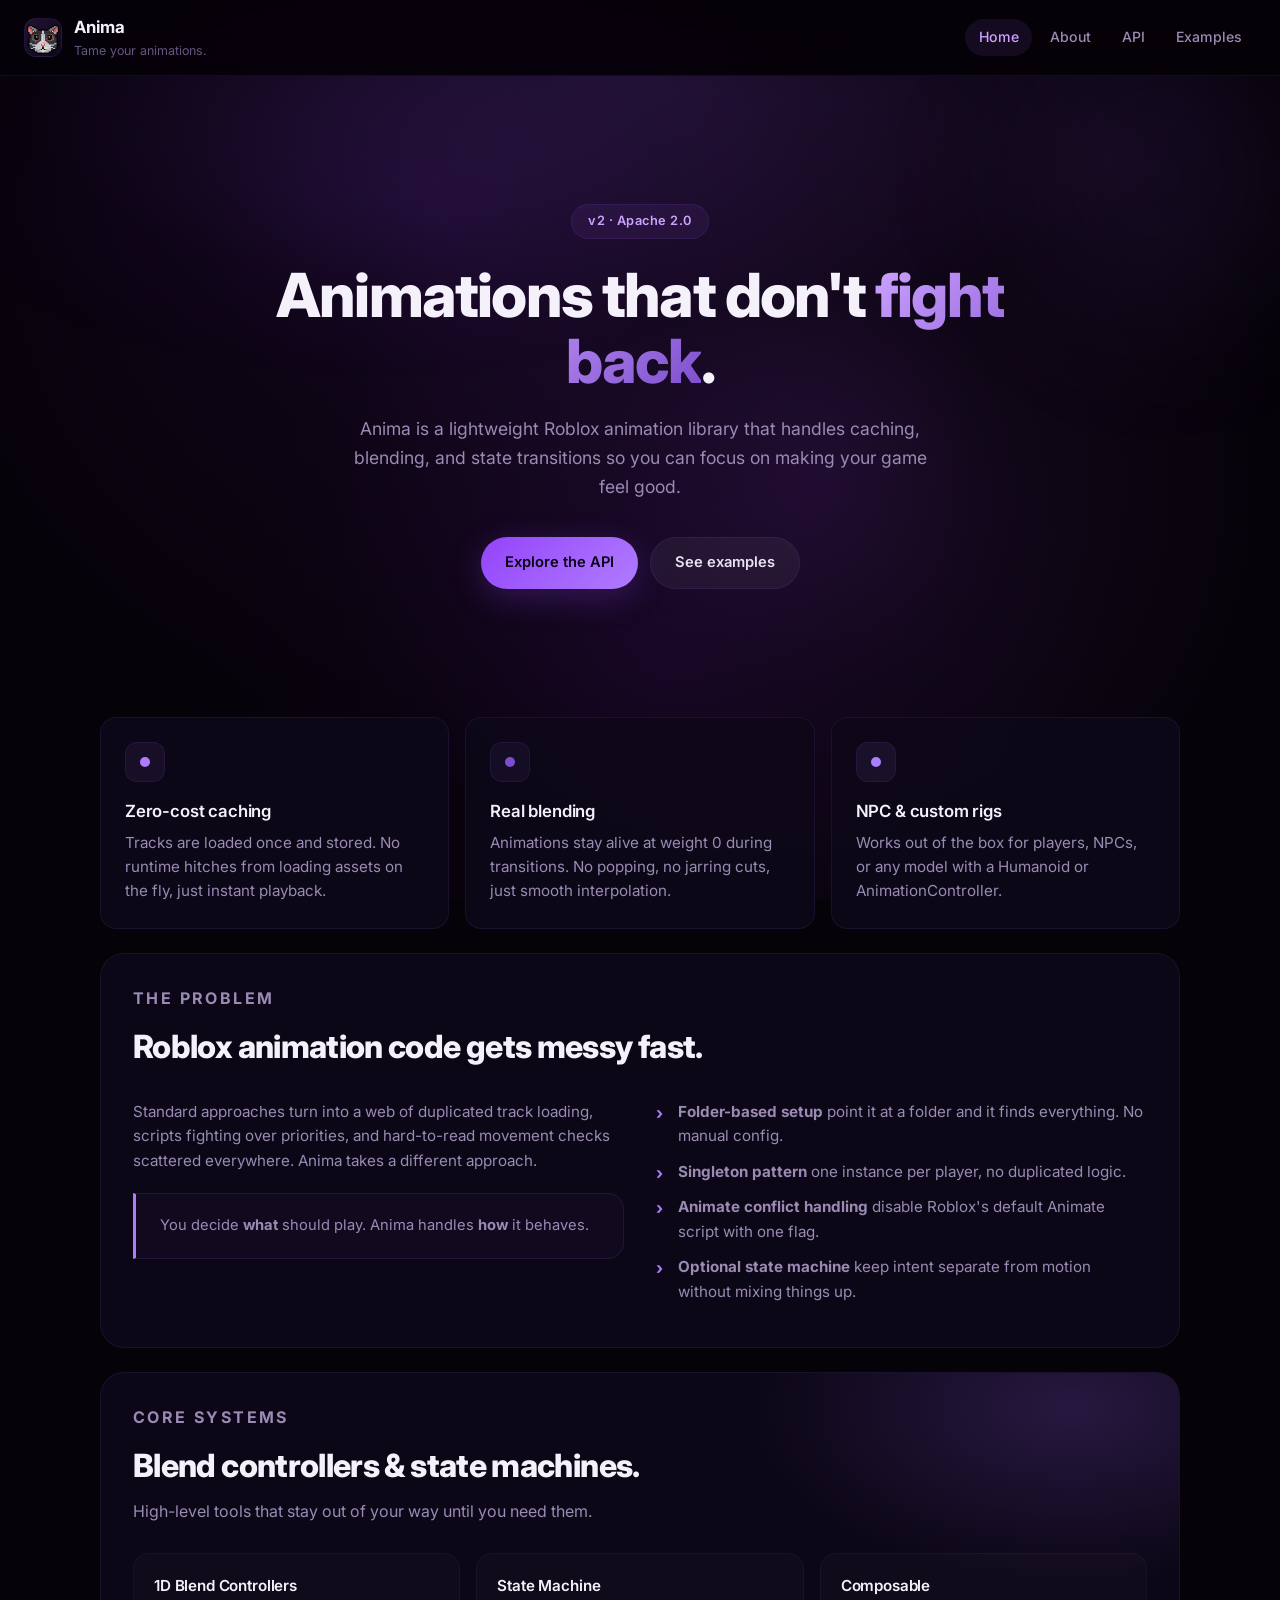
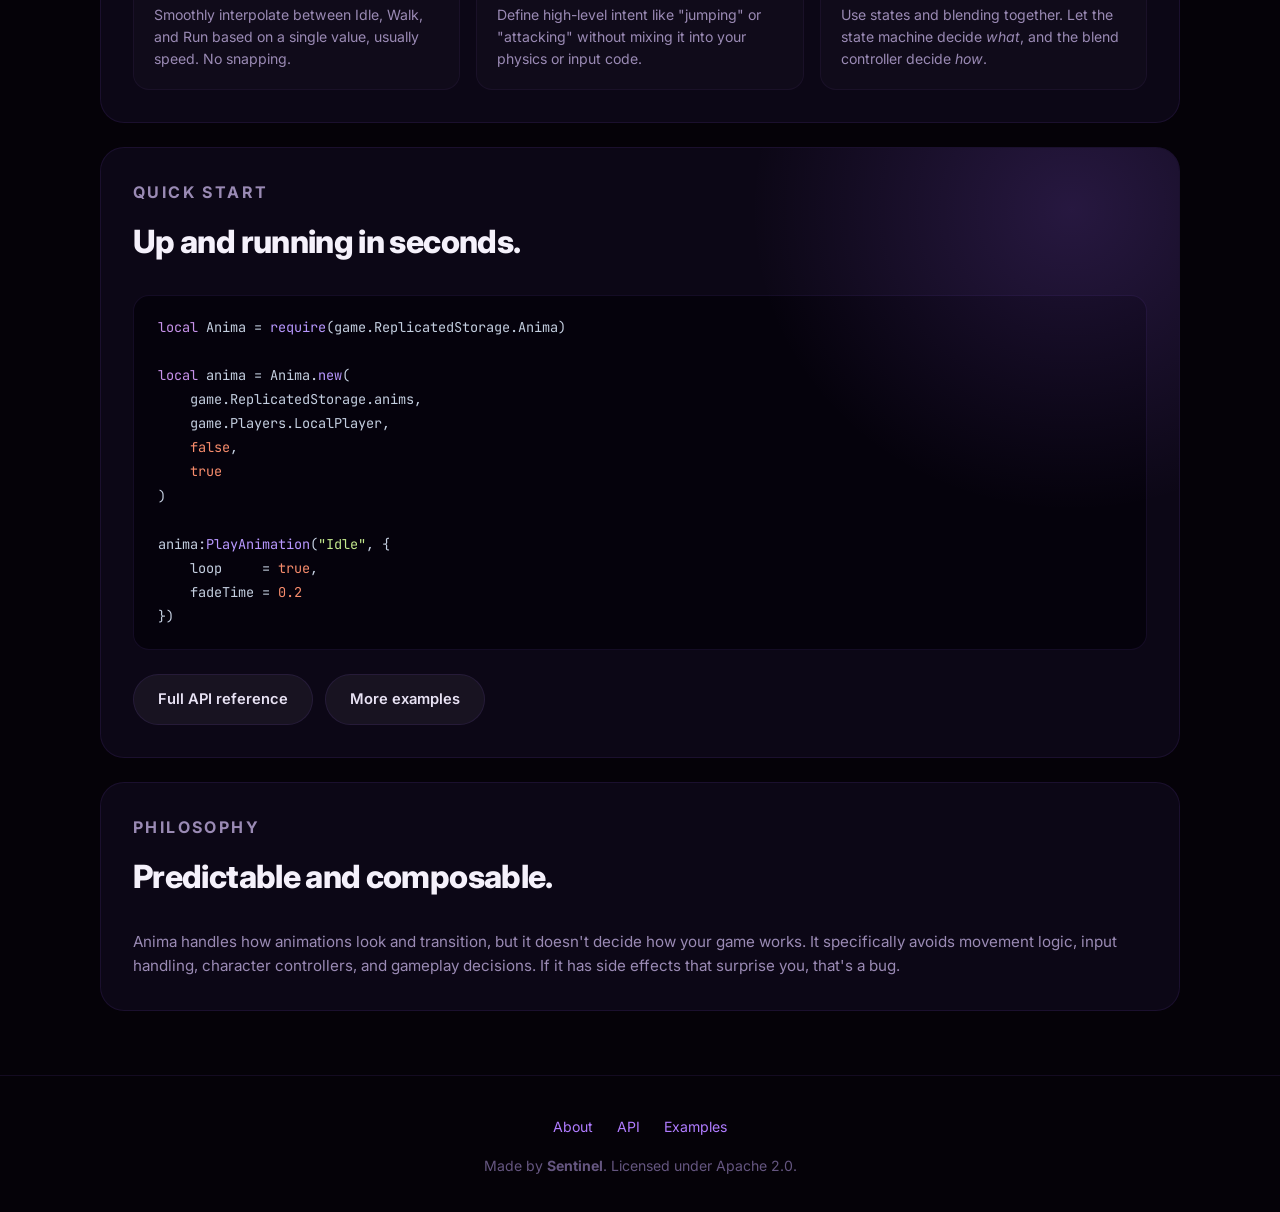
<file: index.html>
<!DOCTYPE html>
<html lang="en">

<head>
  <meta charset="UTF-8" />
  <meta name="viewport" content="width=device-width, initial-scale=1.0" />
  <title>Anima | Tame Your Roblox Animations</title>
  <meta name="description"
    content="Anima is a lightweight animation library for Roblox. Clean playback, smooth blending, and optional state machines without fighting your gameplay code." />
  <link rel="stylesheet" href="styles.css" />
</head>

<body>
  <canvas id="bg-canvas"></canvas>
  <div class="page-shell">
    <header class="site-header">
      <a href="index.html" class="brand" aria-label="Home">
        <span class="logo"><img src="anima128.png" alt="Anima" width="24" height="24" /></span>
        <div>
          <p class="brand-title">Anima</p>
          <p class="brand-subtitle">Tame your animations.</p>
        </div>
      </a>
      <button class="nav-toggle" aria-expanded="false" aria-label="Open navigation">☰</button>
      <nav class="site-nav" aria-label="Main navigation">
        <a href="index.html" class="nav-link">Home</a>
        <a href="about.html" class="nav-link">About</a>
        <a href="api.html" class="nav-link">API</a>
        <a href="examples.html" class="nav-link">Examples</a>
      </nav>
    </header>

    <main>
      <section class="hero">
        <div class="hero-glow"></div>
        <div class="hero-copy">
          <span class="badge">v2 · Apache 2.0</span>
          <h1>Animations that don't <em>fight back</em>.</h1>
          <p class="lead">Anima is a lightweight Roblox animation library that handles caching, blending, and state
            transitions so you can focus on making your game feel good.</p>
          <div class="hero-actions">
            <a class="btn btn-primary" href="api.html">Explore the API</a>
            <a class="btn btn-ghost" href="examples.html">See examples</a>
          </div>
        </div>
      </section>

      <div class="container">
        <section class="section-grid cols-3 reveal">
          <article class="card card-compact">
            <div class="icon blue"></div>
            <h3>Zero-cost caching</h3>
            <p>Tracks are loaded once and stored. No runtime hitches from loading assets on the fly, just instant
              playback.</p>
          </article>
          <article class="card card-compact reveal delay-1">
            <div class="icon teal"></div>
            <h3>Real blending</h3>
            <p>Animations stay alive at weight 0 during transitions. No popping, no jarring cuts, just smooth
              interpolation.</p>
          </article>
          <article class="card card-compact reveal delay-2">
            <div class="icon purple"></div>
            <h3>NPC &amp; custom rigs</h3>
            <p>Works out of the box for players, NPCs, or any model with a Humanoid or AnimationController.</p>
          </article>
        </section>

        <section class="card reveal">
          <div class="section-header">
            <p class="eyebrow">The problem</p>
            <h2>Roblox animation code gets messy fast.</h2>
          </div>
          <div class="split">
            <div>
              <p>Standard approaches turn into a web of duplicated track loading, scripts fighting over priorities, and
                hard-to-read movement checks scattered everywhere. Anima takes a different approach.</p>
              <div class="callout" style="margin-top: 1.25rem;">
                <p>You decide <strong>what</strong> should play. Anima handles <strong>how</strong> it behaves.</p>
              </div>
            </div>
            <div>
              <ul>
                <li><strong>Folder-based setup</strong> point it at a folder and it finds everything. No manual config.
                </li>
                <li><strong>Singleton pattern</strong> one instance per player, no duplicated logic.</li>
                <li><strong>Animate conflict handling</strong> disable Roblox's default Animate script with one flag.
                </li>
                <li><strong>Optional state machine</strong> keep intent separate from motion without mixing things up.
                </li>
              </ul>
            </div>
          </div>
        </section>

        <section class="card spotlight reveal">
          <div class="section-header">
            <p class="eyebrow">Core systems</p>
            <h2>Blend controllers &amp; state machines.</h2>
            <p>High-level tools that stay out of your way until you need them.</p>
          </div>
          <div class="feature-grid">
            <article>
              <h3>1D Blend Controllers</h3>
              <p>Smoothly interpolate between Idle, Walk, and Run based on a single value, usually speed. No snapping.
              </p>
            </article>
            <article>
              <h3>State Machine</h3>
              <p>Define high-level intent like "jumping" or "attacking" without mixing it into your physics or input
                code.</p>
            </article>
            <article>
              <h3>Composable</h3>
              <p>Use states and blending together. Let the state machine decide <em>what</em>, and the blend controller
                decide <em>how</em>.</p>
            </article>
          </div>
        </section>

        <section class="card spotlight reveal">
          <div class="section-header">
            <p class="eyebrow">Quick start</p>
            <h2>Up and running in seconds.</h2>
          </div>
          <pre><code><span class="kw">local</span> Anima = <span class="fn">require</span>(game.ReplicatedStorage.Anima)

<span class="kw">local</span> anima = Anima.<span class="fn">new</span>(
    game.ReplicatedStorage.anims,
    game.Players.LocalPlayer,
    <span class="nb">false</span>,
    <span class="nb">true</span>
)

anima:<span class="fn">PlayAnimation</span>(<span class="str">"Idle"</span>, {
    loop     = <span class="nb">true</span>,
    fadeTime = <span class="nb">0.2</span>
})</code></pre>
          <div class="quick-links">
            <a class="btn btn-ghost" href="api.html">Full API reference</a>
            <a class="btn btn-ghost" href="examples.html">More examples</a>
          </div>
        </section>

        <section class="card reveal">
          <div class="section-header">
            <p class="eyebrow">Philosophy</p>
            <h2>Predictable and composable.</h2>
          </div>
          <p>Anima handles how animations look and transition, but it doesn't decide how your game works. It
            specifically avoids movement logic, input handling, character controllers, and gameplay decisions. If it has
            side effects that surprise you, that's a bug.</p>
        </section>
      </div>
    </main>

    <footer class="footer">
      <div class="footer-inner">
        <div class="footer-links">
          <a href="about.html">About</a>
          <a href="api.html">API</a>
          <a href="examples.html">Examples</a>
        </div>
        <p>Made by <strong>Sentinel</strong>. Licensed under Apache 2.0.</p>
      </div>
    </footer>
  </div>

  <script src="script.js"></script>
</body>

</html>
</file>
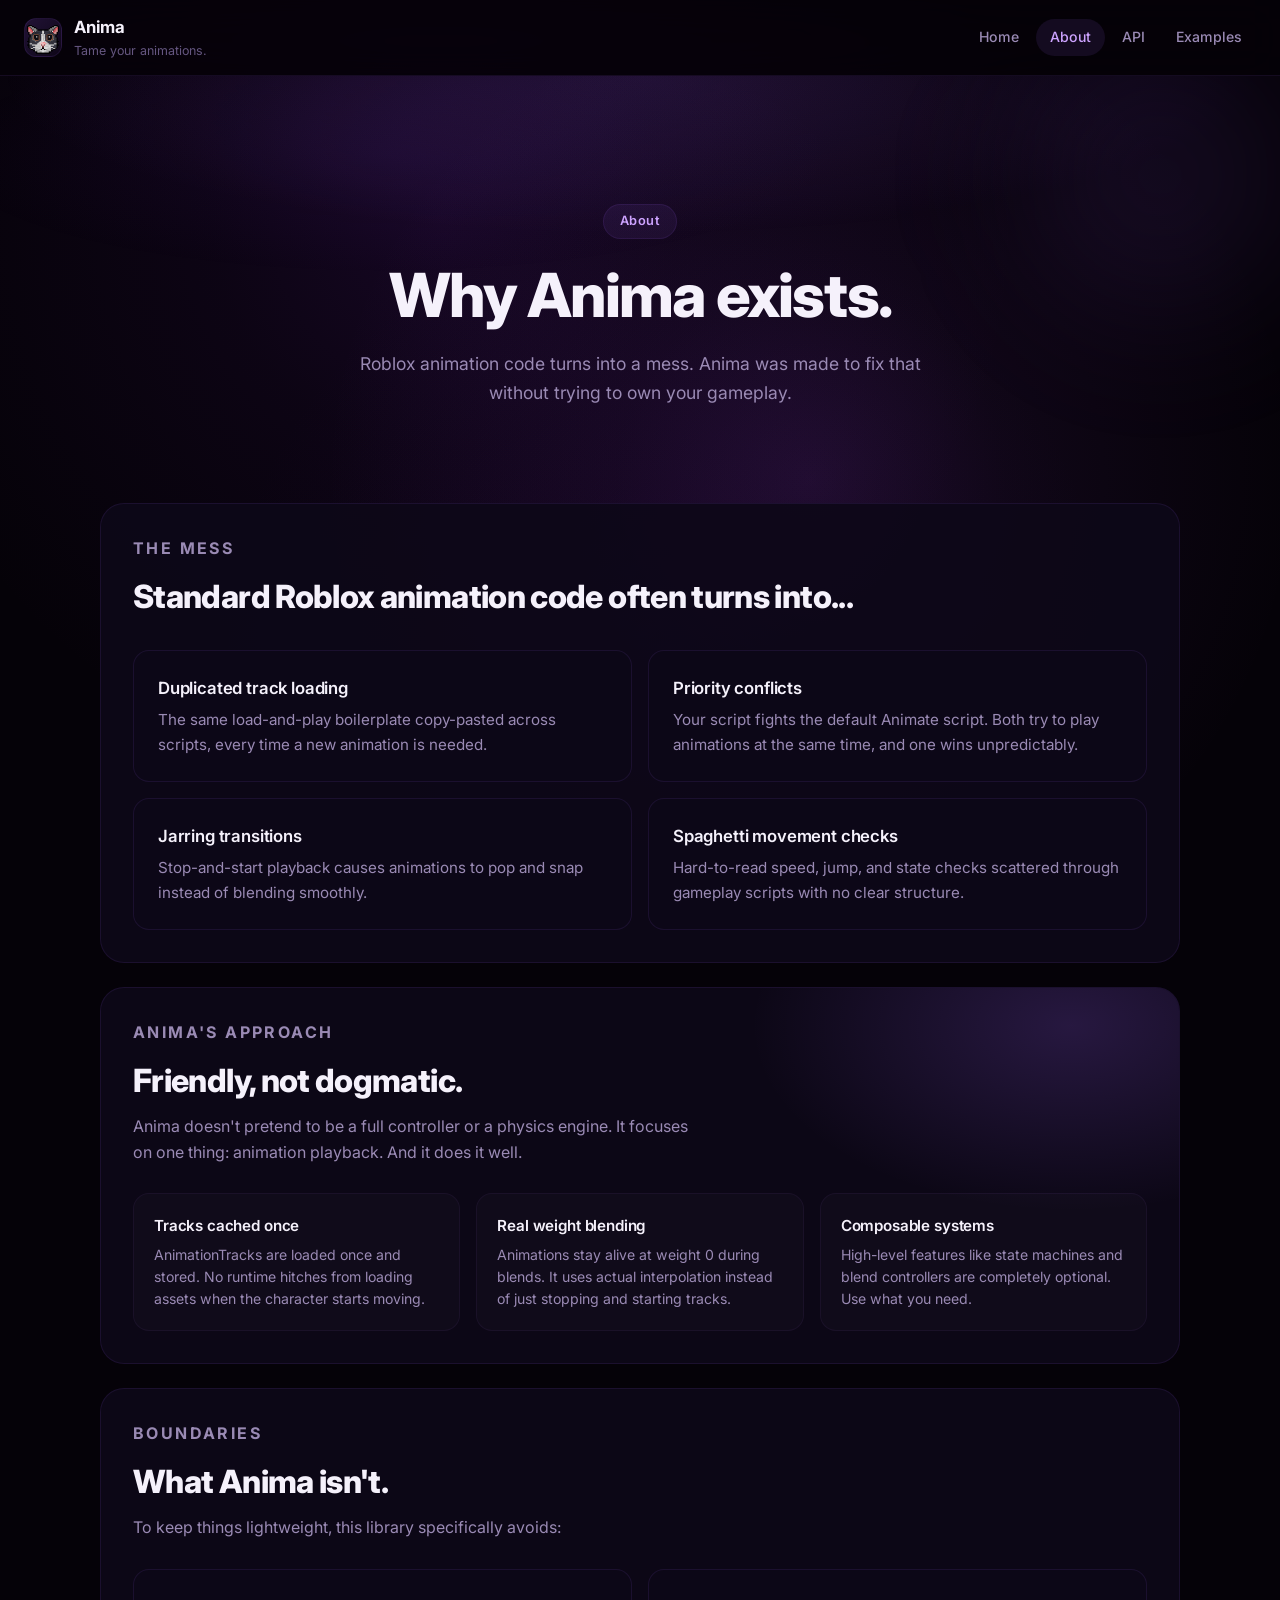
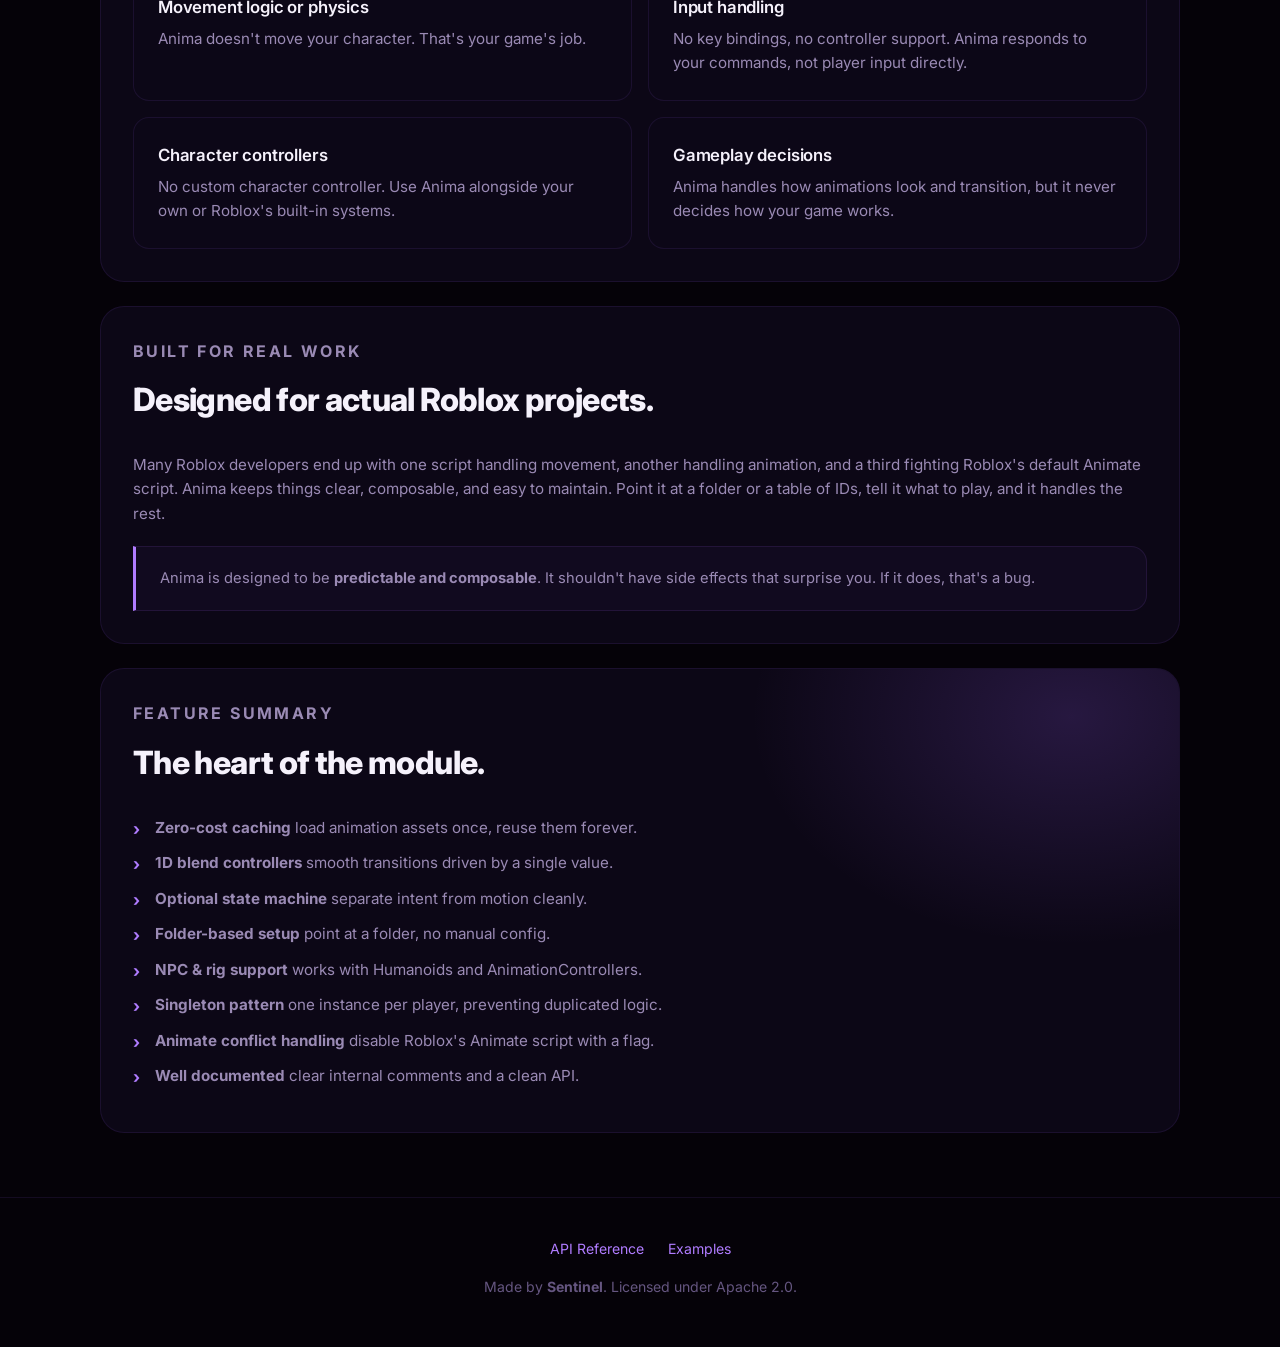
<file: about.html>
<!DOCTYPE html>
<html lang="en">

<head>
  <meta charset="UTF-8" />
  <meta name="viewport" content="width=device-width, initial-scale=1.0" />
  <title>About | Anima</title>
  <meta name="description"
    content="Why Anima exists, what it does and doesn't do, and the design philosophy behind the library." />
  <link rel="stylesheet" href="styles.css" />
</head>

<body>
  <canvas id="bg-canvas"></canvas>
  <div class="page-shell">
    <header class="site-header">
      <a href="index.html" class="brand" aria-label="Home">
        <span class="logo"><img src="anima128.png" alt="Anima" width="24" height="24" /></span>
        <div>
          <p class="brand-title">Anima</p>
          <p class="brand-subtitle">Tame your animations.</p>
        </div>
      </a>
      <button class="nav-toggle" aria-expanded="false" aria-label="Open navigation">☰</button>
      <nav class="site-nav" aria-label="Main navigation">
        <a href="index.html" class="nav-link">Home</a>
        <a href="about.html" class="nav-link">About</a>
        <a href="api.html" class="nav-link">API</a>
        <a href="examples.html" class="nav-link">Examples</a>
      </nav>
    </header>

    <main>
      <section class="hero" style="padding-bottom: clamp(3rem, 5vw, 4rem);">
        <div class="hero-glow"></div>
        <div class="hero-copy">
          <span class="badge">About</span>
          <h1>Why Anima exists.</h1>
          <p class="lead">Roblox animation code turns into a mess. Anima was made to fix that without trying to own your
            gameplay.</p>
        </div>
      </section>

      <div class="container">

        <section class="card reveal">
          <div class="section-header">
            <p class="eyebrow">The mess</p>
            <h2>Standard Roblox animation code often turns into...</h2>
          </div>
          <div class="section-grid cols-2">
            <div class="card card-compact">
              <h3>Duplicated track loading</h3>
              <p>The same load-and-play boilerplate copy-pasted across scripts, every time a new animation is needed.
              </p>
            </div>
            <div class="card card-compact">
              <h3>Priority conflicts</h3>
              <p>Your script fights the default Animate script. Both try to play animations at the same time, and one
                wins unpredictably.</p>
            </div>
            <div class="card card-compact">
              <h3>Jarring transitions</h3>
              <p>Stop-and-start playback causes animations to pop and snap instead of blending smoothly.</p>
            </div>
            <div class="card card-compact">
              <h3>Spaghetti movement checks</h3>
              <p>Hard-to-read speed, jump, and state checks scattered through gameplay scripts with no clear structure.
              </p>
            </div>
          </div>
        </section>

        <section class="card spotlight reveal">
          <div class="section-header">
            <p class="eyebrow">Anima's approach</p>
            <h2>Friendly, not dogmatic.</h2>
            <p>Anima doesn't pretend to be a full controller or a physics engine. It focuses on one thing: animation
              playback. And it does it well.</p>
          </div>
          <div class="feature-grid">
            <article>
              <h3>Tracks cached once</h3>
              <p>AnimationTracks are loaded once and stored. No runtime hitches from loading assets when the character
                starts moving.</p>
            </article>
            <article>
              <h3>Real weight blending</h3>
              <p>Animations stay alive at weight 0 during blends. It uses actual interpolation instead of just stopping
                and starting tracks.</p>
            </article>
            <article>
              <h3>Composable systems</h3>
              <p>High-level features like state machines and blend controllers are completely optional. Use what you
                need.</p>
            </article>
          </div>
        </section>

        <section class="card reveal">
          <div class="section-header">
            <p class="eyebrow">Boundaries</p>
            <h2>What Anima isn't.</h2>
            <p>To keep things lightweight, this library specifically avoids:</p>
          </div>
          <div class="section-grid cols-2">
            <div class="card card-compact">
              <h3>Movement logic or physics</h3>
              <p>Anima doesn't move your character. That's your game's job.</p>
            </div>
            <div class="card card-compact">
              <h3>Input handling</h3>
              <p>No key bindings, no controller support. Anima responds to your commands, not player input directly.</p>
            </div>
            <div class="card card-compact">
              <h3>Character controllers</h3>
              <p>No custom character controller. Use Anima alongside your own or Roblox's built-in systems.</p>
            </div>
            <div class="card card-compact">
              <h3>Gameplay decisions</h3>
              <p>Anima handles how animations look and transition, but it never decides how your game works.</p>
            </div>
          </div>
        </section>

        <section class="card reveal">
          <div class="section-header">
            <p class="eyebrow">Built for real work</p>
            <h2>Designed for actual Roblox projects.</h2>
          </div>
          <p>Many Roblox developers end up with one script handling movement, another handling animation, and a third
            fighting Roblox's default Animate script. Anima keeps things clear, composable, and easy to maintain. Point
            it at a folder or a table of IDs, tell it what to play, and it handles the rest.</p>
          <div class="callout" style="margin-top: 1.25rem;">
            <p>Anima is designed to be <strong>predictable and composable</strong>. It shouldn't have side effects that
              surprise you. If it does, that's a bug.</p>
          </div>
        </section>

        <section class="card spotlight reveal">
          <div class="section-header">
            <p class="eyebrow">Feature summary</p>
            <h2>The heart of the module.</h2>
          </div>
          <ul>
            <li><strong>Zero-cost caching</strong> load animation assets once, reuse them forever.</li>
            <li><strong>1D blend controllers</strong> smooth transitions driven by a single value.</li>
            <li><strong>Optional state machine</strong> separate intent from motion cleanly.</li>
            <li><strong>Folder-based setup</strong> point at a folder, no manual config.</li>
            <li><strong>NPC &amp; rig support</strong> works with Humanoids and AnimationControllers.</li>
            <li><strong>Singleton pattern</strong> one instance per player, preventing duplicated logic.</li>
            <li><strong>Animate conflict handling</strong> disable Roblox's Animate script with a flag.</li>
            <li><strong>Well documented</strong> clear internal comments and a clean API.</li>
          </ul>
        </section>

      </div>
    </main>

    <footer class="footer">
      <div class="footer-inner">
        <div class="footer-links">
          <a href="api.html">API Reference</a>
          <a href="examples.html">Examples</a>
        </div>
        <p>Made by <strong>Sentinel</strong>. Licensed under Apache 2.0.</p>
      </div>
    </footer>
  </div>

  <script src="script.js"></script>
</body>

</html>
</file>
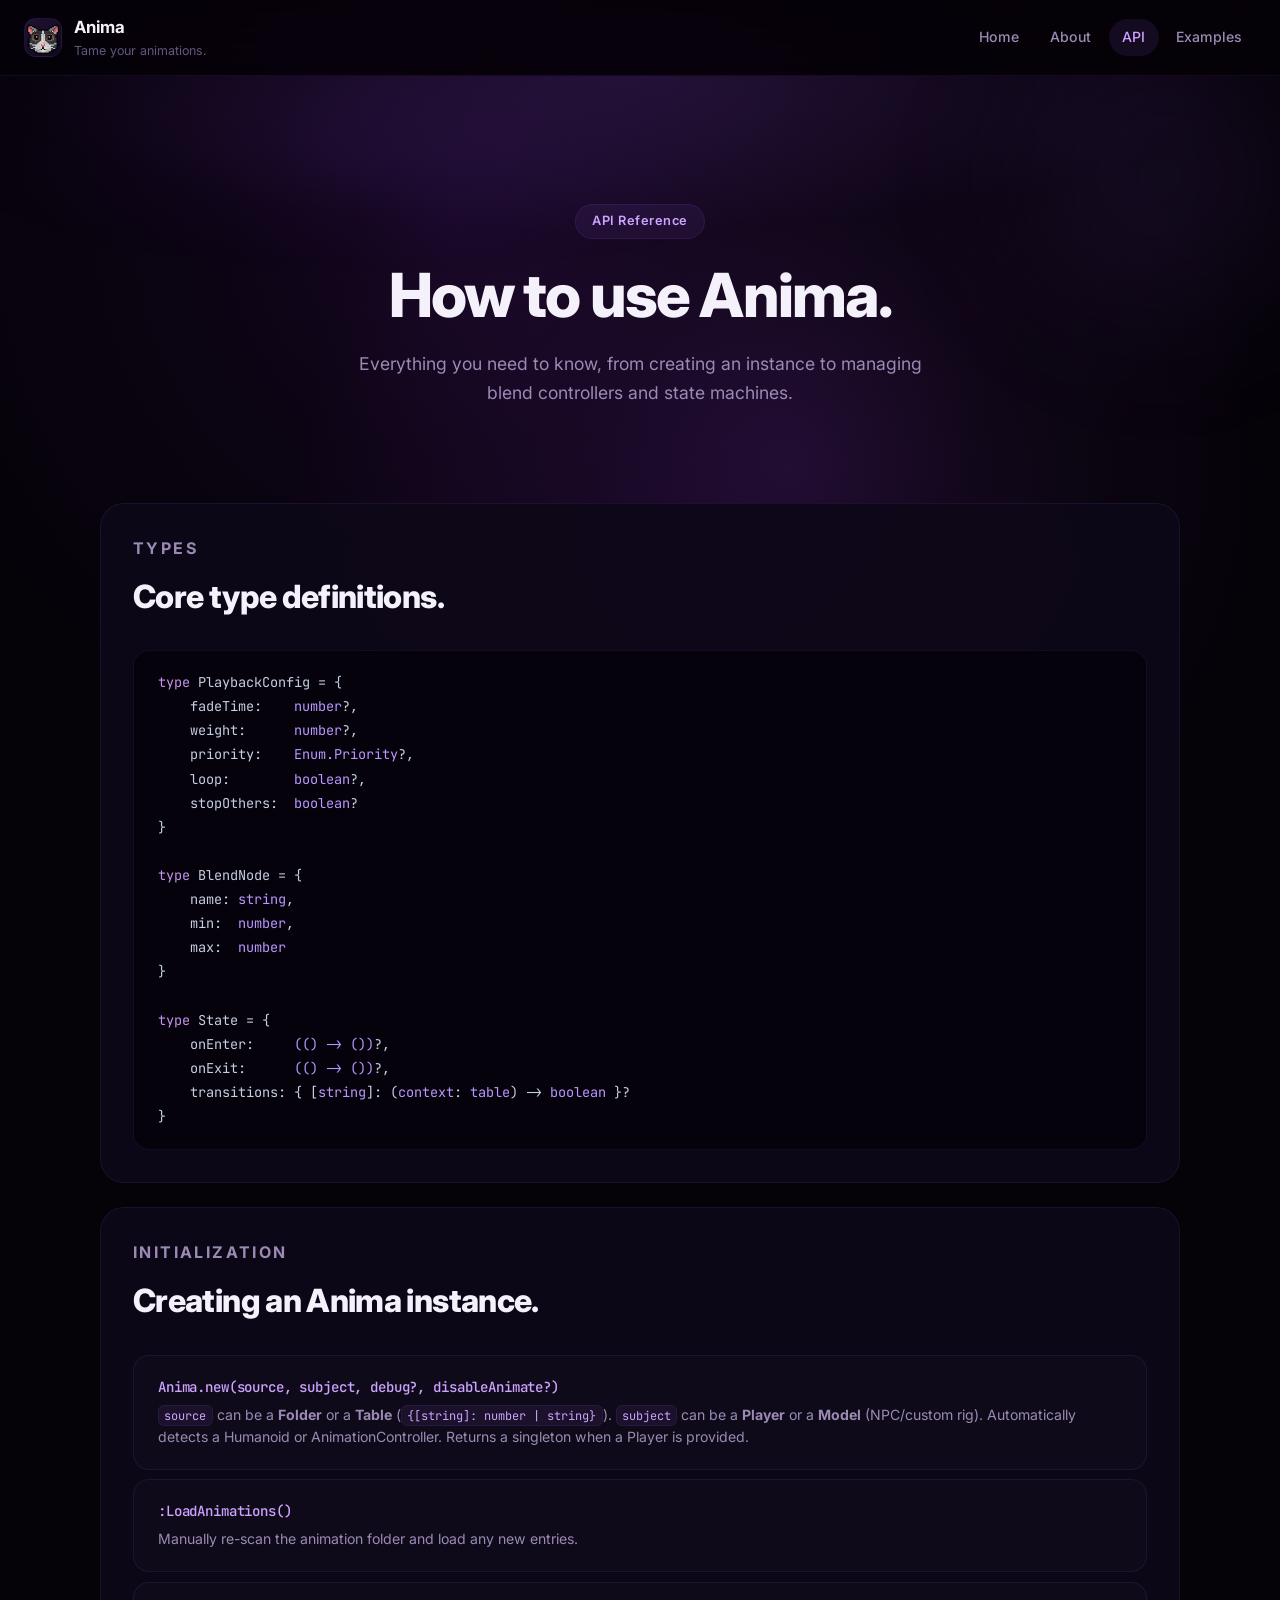
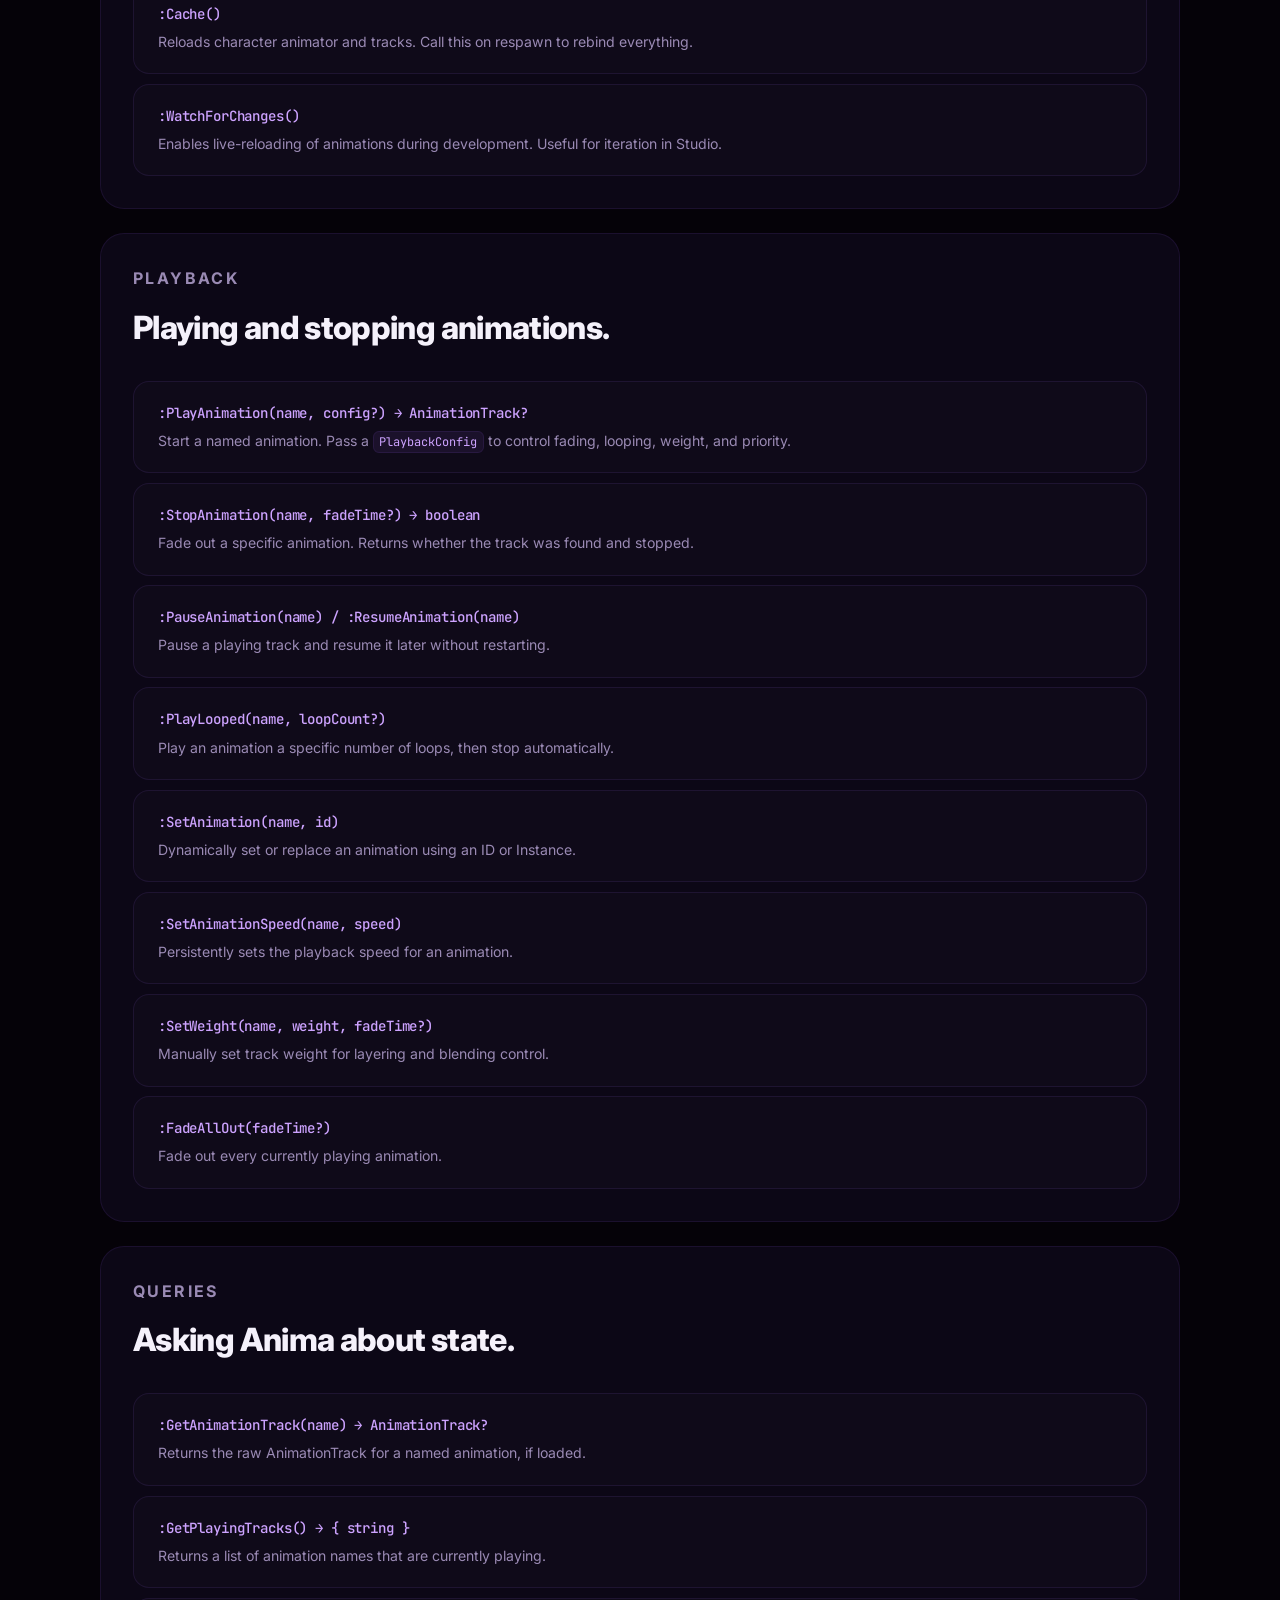
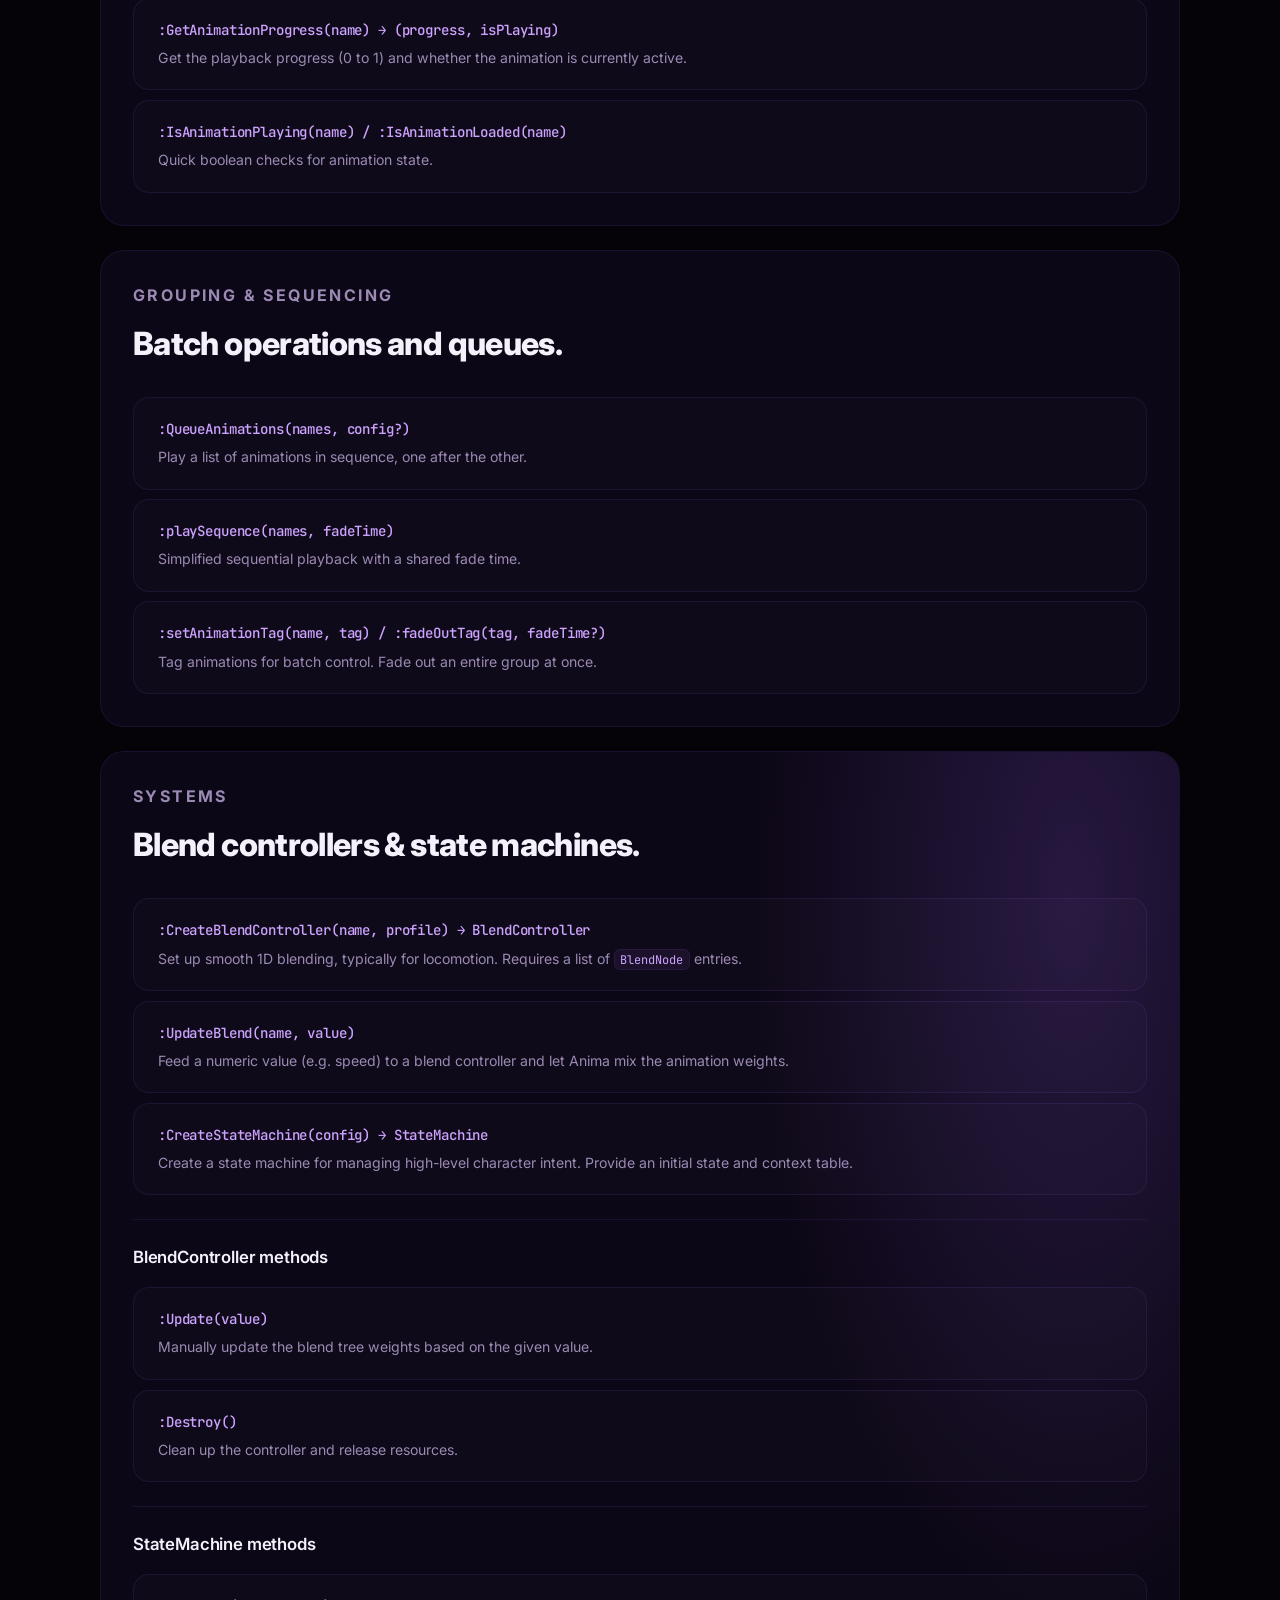
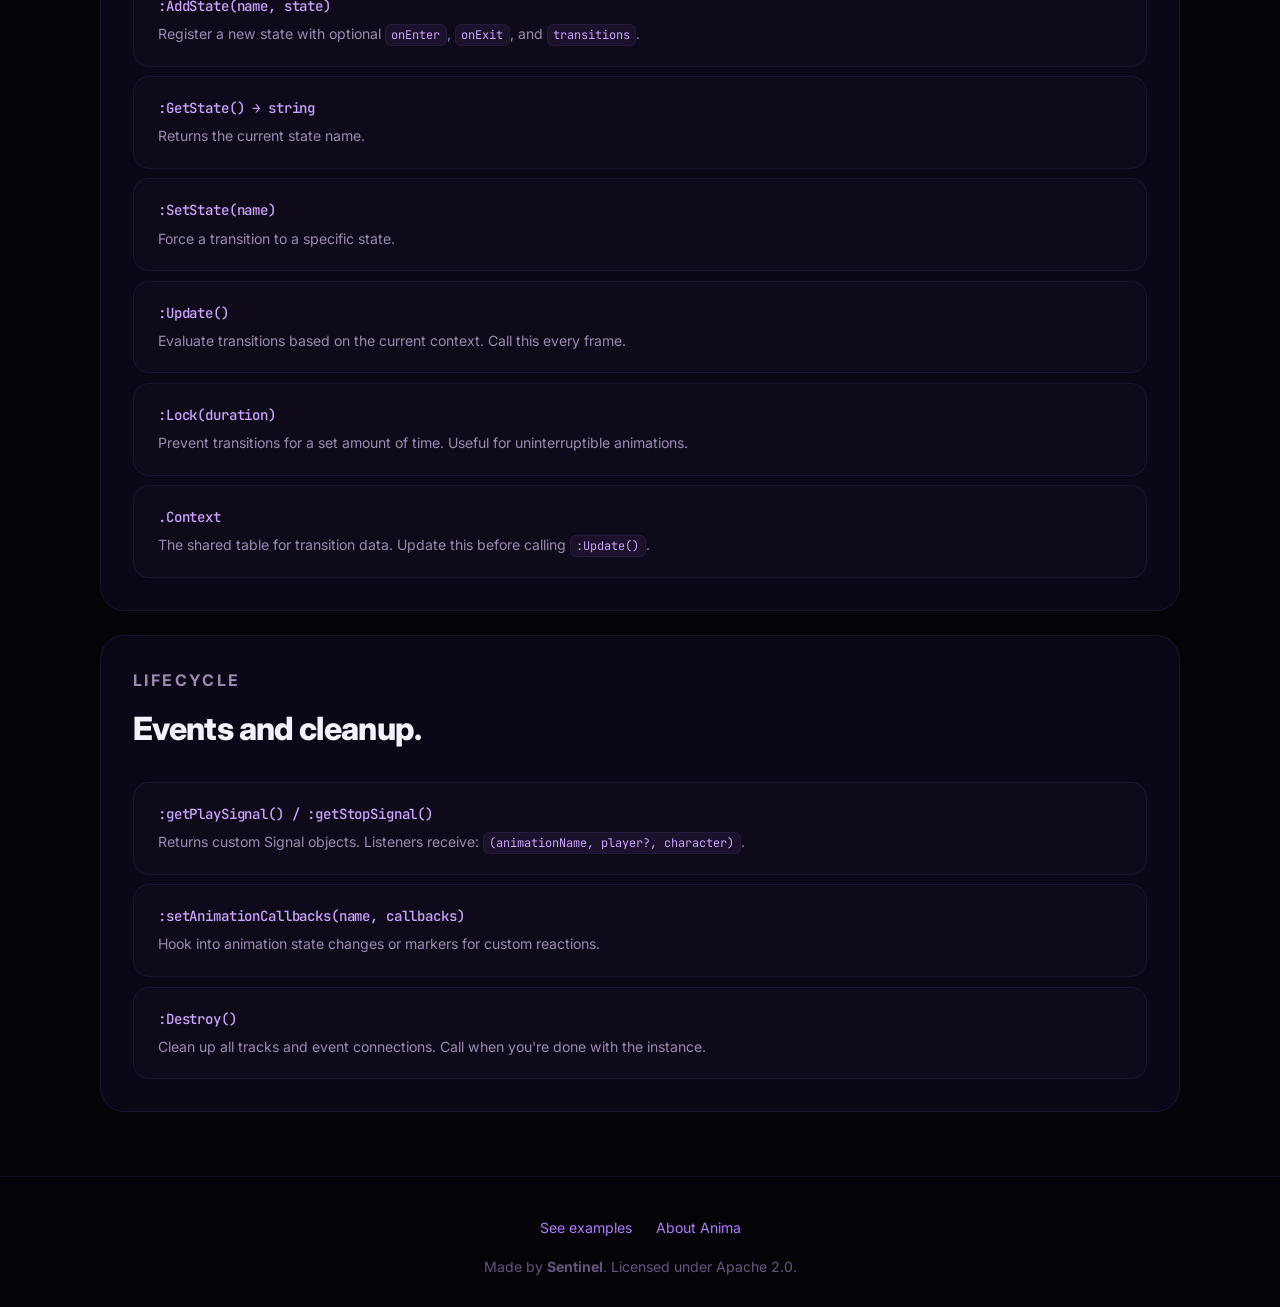
<file: api.html>
<!DOCTYPE html>
<html lang="en">

<head>
  <meta charset="UTF-8" />
  <meta name="viewport" content="width=device-width, initial-scale=1.0" />
  <title>API Reference | Anima</title>
  <meta name="description"
    content="Complete API reference for Anima: initialization, playback, blend controllers, state machines, queries, and lifecycle methods." />
  <link rel="stylesheet" href="styles.css" />
</head>

<body>
  <canvas id="bg-canvas"></canvas>
  <div class="page-shell">
    <header class="site-header">
      <a href="index.html" class="brand" aria-label="Home">
        <span class="logo"><img src="anima128.png" alt="Anima" width="24" height="24" /></span>
        <div>
          <p class="brand-title">Anima</p>
          <p class="brand-subtitle">Tame your animations.</p>
        </div>
      </a>
      <button class="nav-toggle" aria-expanded="false" aria-label="Open navigation">☰</button>
      <nav class="site-nav" aria-label="Main navigation">
        <a href="index.html" class="nav-link">Home</a>
        <a href="about.html" class="nav-link">About</a>
        <a href="api.html" class="nav-link">API</a>
        <a href="examples.html" class="nav-link">Examples</a>
      </nav>
    </header>

    <main>
      <section class="hero" style="padding-bottom: clamp(3rem, 5vw, 4rem);">
        <div class="hero-glow"></div>
        <div class="hero-copy">
          <span class="badge">API Reference</span>
          <h1>How to use Anima.</h1>
          <p class="lead">Everything you need to know, from creating an instance to managing blend controllers and state
            machines.</p>
        </div>
      </section>

      <div class="container">

        <section class="card reveal">
          <div class="section-header">
            <p class="eyebrow">Types</p>
            <h2>Core type definitions.</h2>
          </div>
          <pre><code><span class="kw">type</span> PlaybackConfig = {
    fadeTime:    <span class="fn">number</span>?,
    weight:      <span class="fn">number</span>?,
    priority:    <span class="fn">Enum.Priority</span>?,
    loop:        <span class="fn">boolean</span>?,
    stopOthers:  <span class="fn">boolean</span>?
}

<span class="kw">type</span> BlendNode = {
    name: <span class="fn">string</span>,
    min:  <span class="fn">number</span>,
    max:  <span class="fn">number</span>
}

<span class="kw">type</span> State = {
    onEnter:     <span class="fn">(() -> ())</span>?,
    onExit:      <span class="fn">(() -> ())</span>?,
    transitions: { [<span class="fn">string</span>]: (<span class="fn">context</span>: <span class="fn">table</span>) -> <span class="fn">boolean</span> }?
}</code></pre>
        </section>

        <section class="card reveal">
          <div class="section-header">
            <p class="eyebrow">Initialization</p>
            <h2>Creating an Anima instance.</h2>
          </div>
          <div class="api-list">
            <div class="api-entry">
              <h3>Anima.new(source, subject, debug?, disableAnimate?)</h3>
              <p><code>source</code> can be a <strong>Folder</strong> or a <strong>Table</strong>
                (<code>{[string]: number | string}</code>). <code>subject</code> can be a <strong>Player</strong> or a
                <strong>Model</strong> (NPC/custom rig). Automatically detects a Humanoid or AnimationController.
                Returns a singleton when a Player is provided.</p>
            </div>
            <div class="api-entry">
              <h3>:LoadAnimations()</h3>
              <p>Manually re-scan the animation folder and load any new entries.</p>
            </div>
            <div class="api-entry">
              <h3>:Cache()</h3>
              <p>Reloads character animator and tracks. Call this on respawn to rebind everything.</p>
            </div>
            <div class="api-entry">
              <h3>:WatchForChanges()</h3>
              <p>Enables live-reloading of animations during development. Useful for iteration in Studio.</p>
            </div>
          </div>
        </section>

        <section class="card reveal">
          <div class="section-header">
            <p class="eyebrow">Playback</p>
            <h2>Playing and stopping animations.</h2>
          </div>
          <div class="api-list">
            <div class="api-entry">
              <h3>:PlayAnimation(name, config?) → AnimationTrack?</h3>
              <p>Start a named animation. Pass a <code>PlaybackConfig</code> to control fading, looping, weight, and
                priority.</p>
            </div>
            <div class="api-entry">
              <h3>:StopAnimation(name, fadeTime?) → boolean</h3>
              <p>Fade out a specific animation. Returns whether the track was found and stopped.</p>
            </div>
            <div class="api-entry">
              <h3>:PauseAnimation(name) / :ResumeAnimation(name)</h3>
              <p>Pause a playing track and resume it later without restarting.</p>
            </div>
            <div class="api-entry">
              <h3>:PlayLooped(name, loopCount?)</h3>
              <p>Play an animation a specific number of loops, then stop automatically.</p>
            </div>
            <div class="api-entry">
              <h3>:SetAnimation(name, id)</h3>
              <p>Dynamically set or replace an animation using an ID or Instance.</p>
            </div>
            <div class="api-entry">
              <h3>:SetAnimationSpeed(name, speed)</h3>
              <p>Persistently sets the playback speed for an animation.</p>
            </div>
            <div class="api-entry">
              <h3>:SetWeight(name, weight, fadeTime?)</h3>
              <p>Manually set track weight for layering and blending control.</p>
            </div>
            <div class="api-entry">
              <h3>:FadeAllOut(fadeTime?)</h3>
              <p>Fade out every currently playing animation.</p>
            </div>
          </div>
        </section>

        <section class="card reveal">
          <div class="section-header">
            <p class="eyebrow">Queries</p>
            <h2>Asking Anima about state.</h2>
          </div>
          <div class="api-list">
            <div class="api-entry">
              <h3>:GetAnimationTrack(name) → AnimationTrack?</h3>
              <p>Returns the raw AnimationTrack for a named animation, if loaded.</p>
            </div>
            <div class="api-entry">
              <h3>:GetPlayingTracks() → { string }</h3>
              <p>Returns a list of animation names that are currently playing.</p>
            </div>
            <div class="api-entry">
              <h3>:GetAnimationProgress(name) → (progress, isPlaying)</h3>
              <p>Get the playback progress (0 to 1) and whether the animation is currently active.</p>
            </div>
            <div class="api-entry">
              <h3>:IsAnimationPlaying(name) / :IsAnimationLoaded(name)</h3>
              <p>Quick boolean checks for animation state.</p>
            </div>
          </div>
        </section>

        <section class="card reveal">
          <div class="section-header">
            <p class="eyebrow">Grouping &amp; Sequencing</p>
            <h2>Batch operations and queues.</h2>
          </div>
          <div class="api-list">
            <div class="api-entry">
              <h3>:QueueAnimations(names, config?)</h3>
              <p>Play a list of animations in sequence, one after the other.</p>
            </div>
            <div class="api-entry">
              <h3>:playSequence(names, fadeTime)</h3>
              <p>Simplified sequential playback with a shared fade time.</p>
            </div>
            <div class="api-entry">
              <h3>:setAnimationTag(name, tag) / :fadeOutTag(tag, fadeTime?)</h3>
              <p>Tag animations for batch control. Fade out an entire group at once.</p>
            </div>
          </div>
        </section>

        <section class="card spotlight reveal">
          <div class="section-header">
            <p class="eyebrow">Systems</p>
            <h2>Blend controllers &amp; state machines.</h2>
          </div>
          <div class="api-list">
            <div class="api-entry">
              <h3>:CreateBlendController(name, profile) → BlendController</h3>
              <p>Set up smooth 1D blending, typically for locomotion. Requires a list of <code>BlendNode</code> entries.
              </p>
            </div>
            <div class="api-entry">
              <h3>:UpdateBlend(name, value)</h3>
              <p>Feed a numeric value (e.g. speed) to a blend controller and let Anima mix the animation weights.</p>
            </div>
            <div class="api-entry">
              <h3>:CreateStateMachine(config) → StateMachine</h3>
              <p>Create a state machine for managing high-level character intent. Provide an initial state and context
                table.</p>
            </div>
          </div>

          <hr class="divider" style="margin: 1.5rem 0;" />

          <h3 style="margin-bottom: 0.75rem; color: var(--text-bright);">BlendController methods</h3>
          <div class="api-list">
            <div class="api-entry">
              <h3>:Update(value)</h3>
              <p>Manually update the blend tree weights based on the given value.</p>
            </div>
            <div class="api-entry">
              <h3>:Destroy()</h3>
              <p>Clean up the controller and release resources.</p>
            </div>
          </div>

          <hr class="divider" style="margin: 1.5rem 0;" />

          <h3 style="margin-bottom: 0.75rem; color: var(--text-bright);">StateMachine methods</h3>
          <div class="api-list">
            <div class="api-entry">
              <h3>:AddState(name, state)</h3>
              <p>Register a new state with optional <code>onEnter</code>, <code>onExit</code>, and
                <code>transitions</code>.</p>
            </div>
            <div class="api-entry">
              <h3>:GetState() → string</h3>
              <p>Returns the current state name.</p>
            </div>
            <div class="api-entry">
              <h3>:SetState(name)</h3>
              <p>Force a transition to a specific state.</p>
            </div>
            <div class="api-entry">
              <h3>:Update()</h3>
              <p>Evaluate transitions based on the current context. Call this every frame.</p>
            </div>
            <div class="api-entry">
              <h3>:Lock(duration)</h3>
              <p>Prevent transitions for a set amount of time. Useful for uninterruptible animations.</p>
            </div>
            <div class="api-entry">
              <h3>.Context</h3>
              <p>The shared table for transition data. Update this before calling <code>:Update()</code>.</p>
            </div>
          </div>
        </section>

        <section class="card reveal">
          <div class="section-header">
            <p class="eyebrow">Lifecycle</p>
            <h2>Events and cleanup.</h2>
          </div>
          <div class="api-list">
            <div class="api-entry">
              <h3>:getPlaySignal() / :getStopSignal()</h3>
              <p>Returns custom Signal objects. Listeners receive: <code>(animationName, player?, character)</code>.</p>
            </div>
            <div class="api-entry">
              <h3>:setAnimationCallbacks(name, callbacks)</h3>
              <p>Hook into animation state changes or markers for custom reactions.</p>
            </div>
            <div class="api-entry">
              <h3>:Destroy()</h3>
              <p>Clean up all tracks and event connections. Call when you're done with the instance.</p>
            </div>
          </div>
        </section>

      </div>
    </main>

    <footer class="footer">
      <div class="footer-inner">
        <div class="footer-links">
          <a href="examples.html">See examples</a>
          <a href="about.html">About Anima</a>
        </div>
        <p>Made by <strong>Sentinel</strong>. Licensed under Apache 2.0.</p>
      </div>
    </footer>
  </div>

  <script src="script.js"></script>
</body>

</html>
</file>
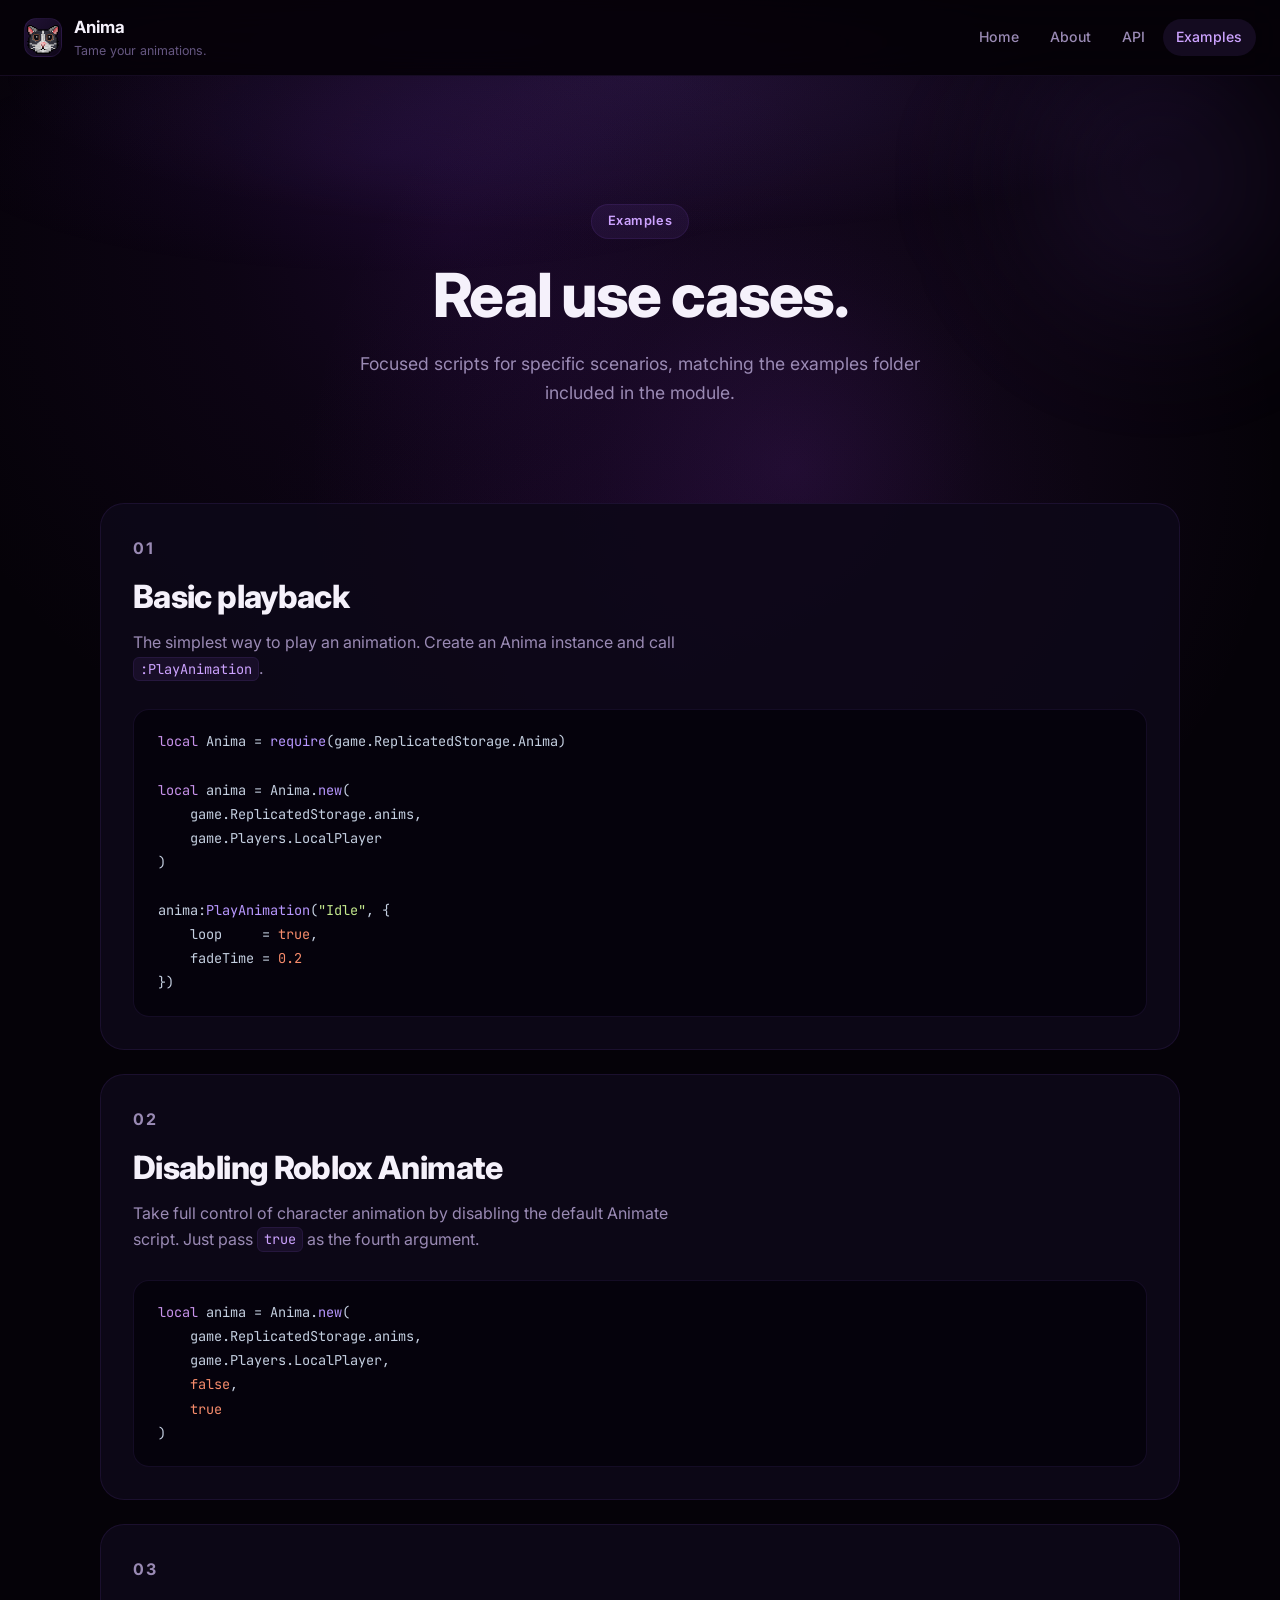
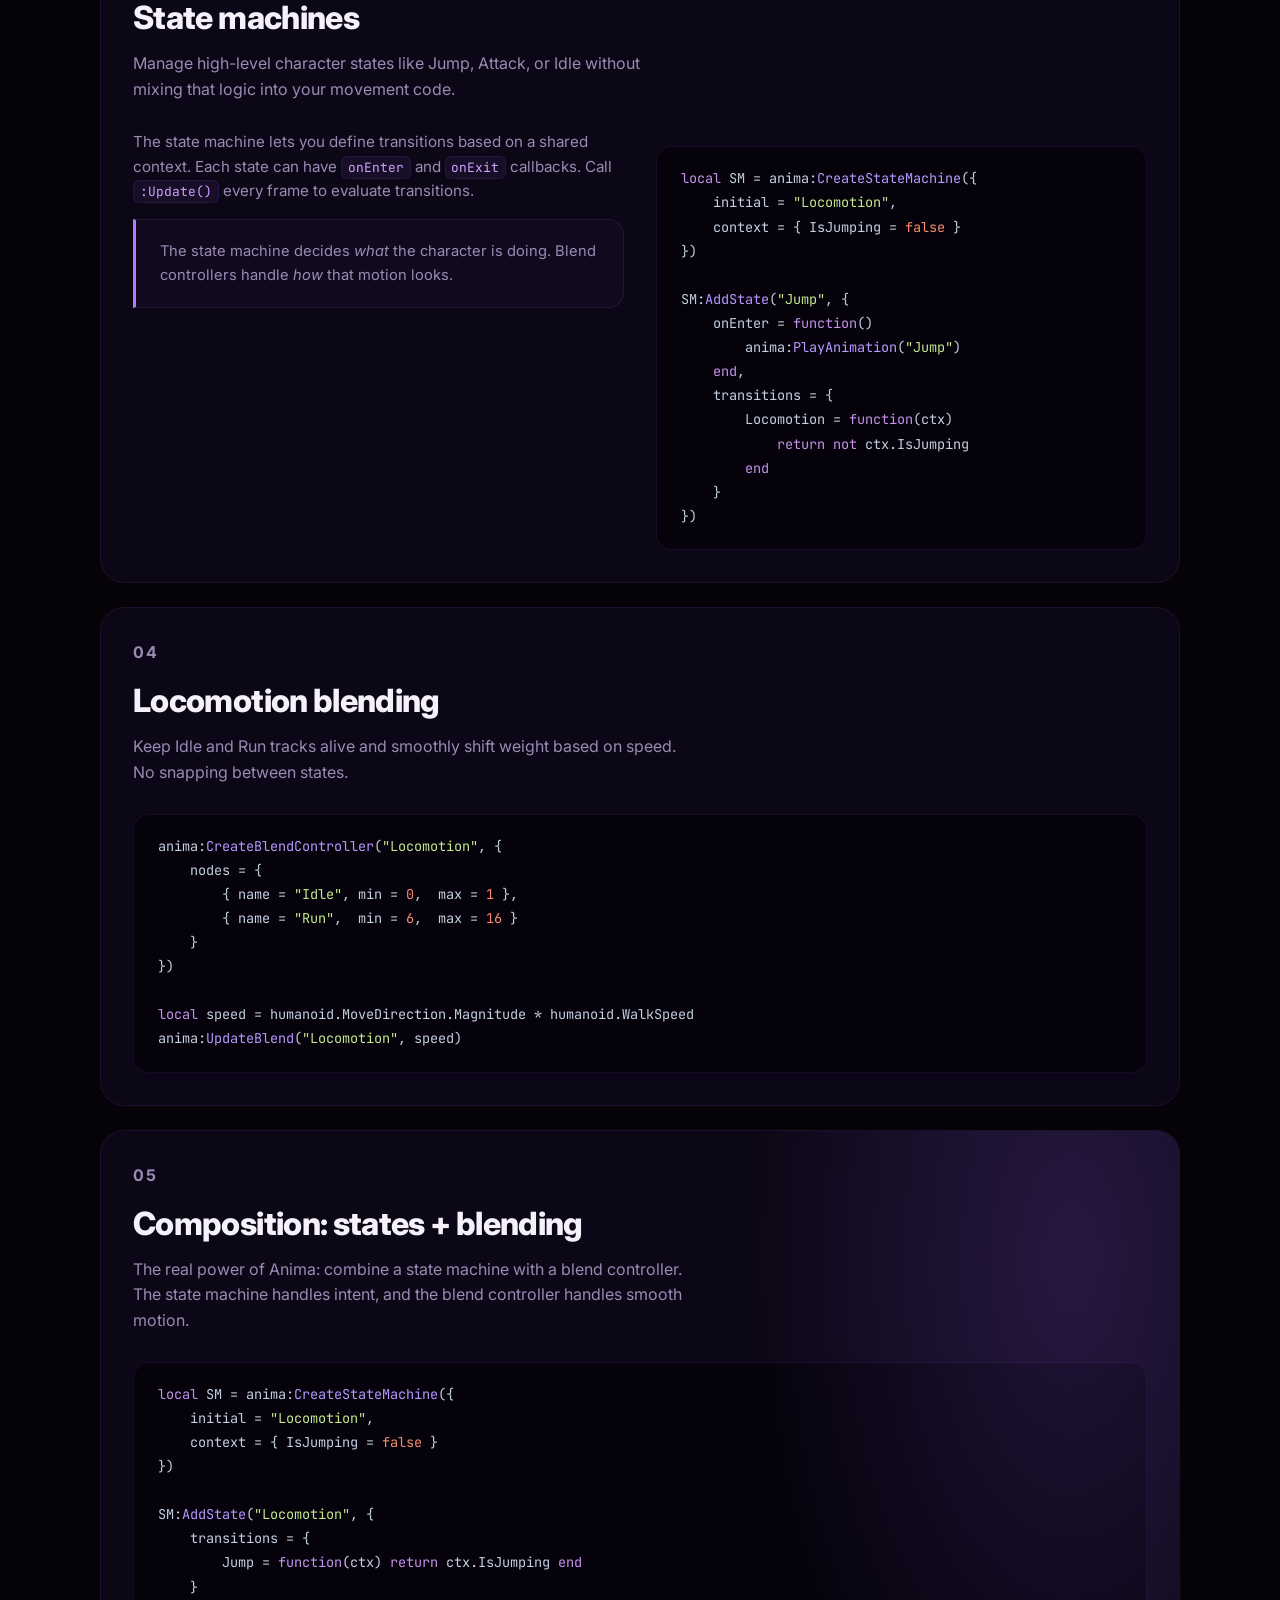
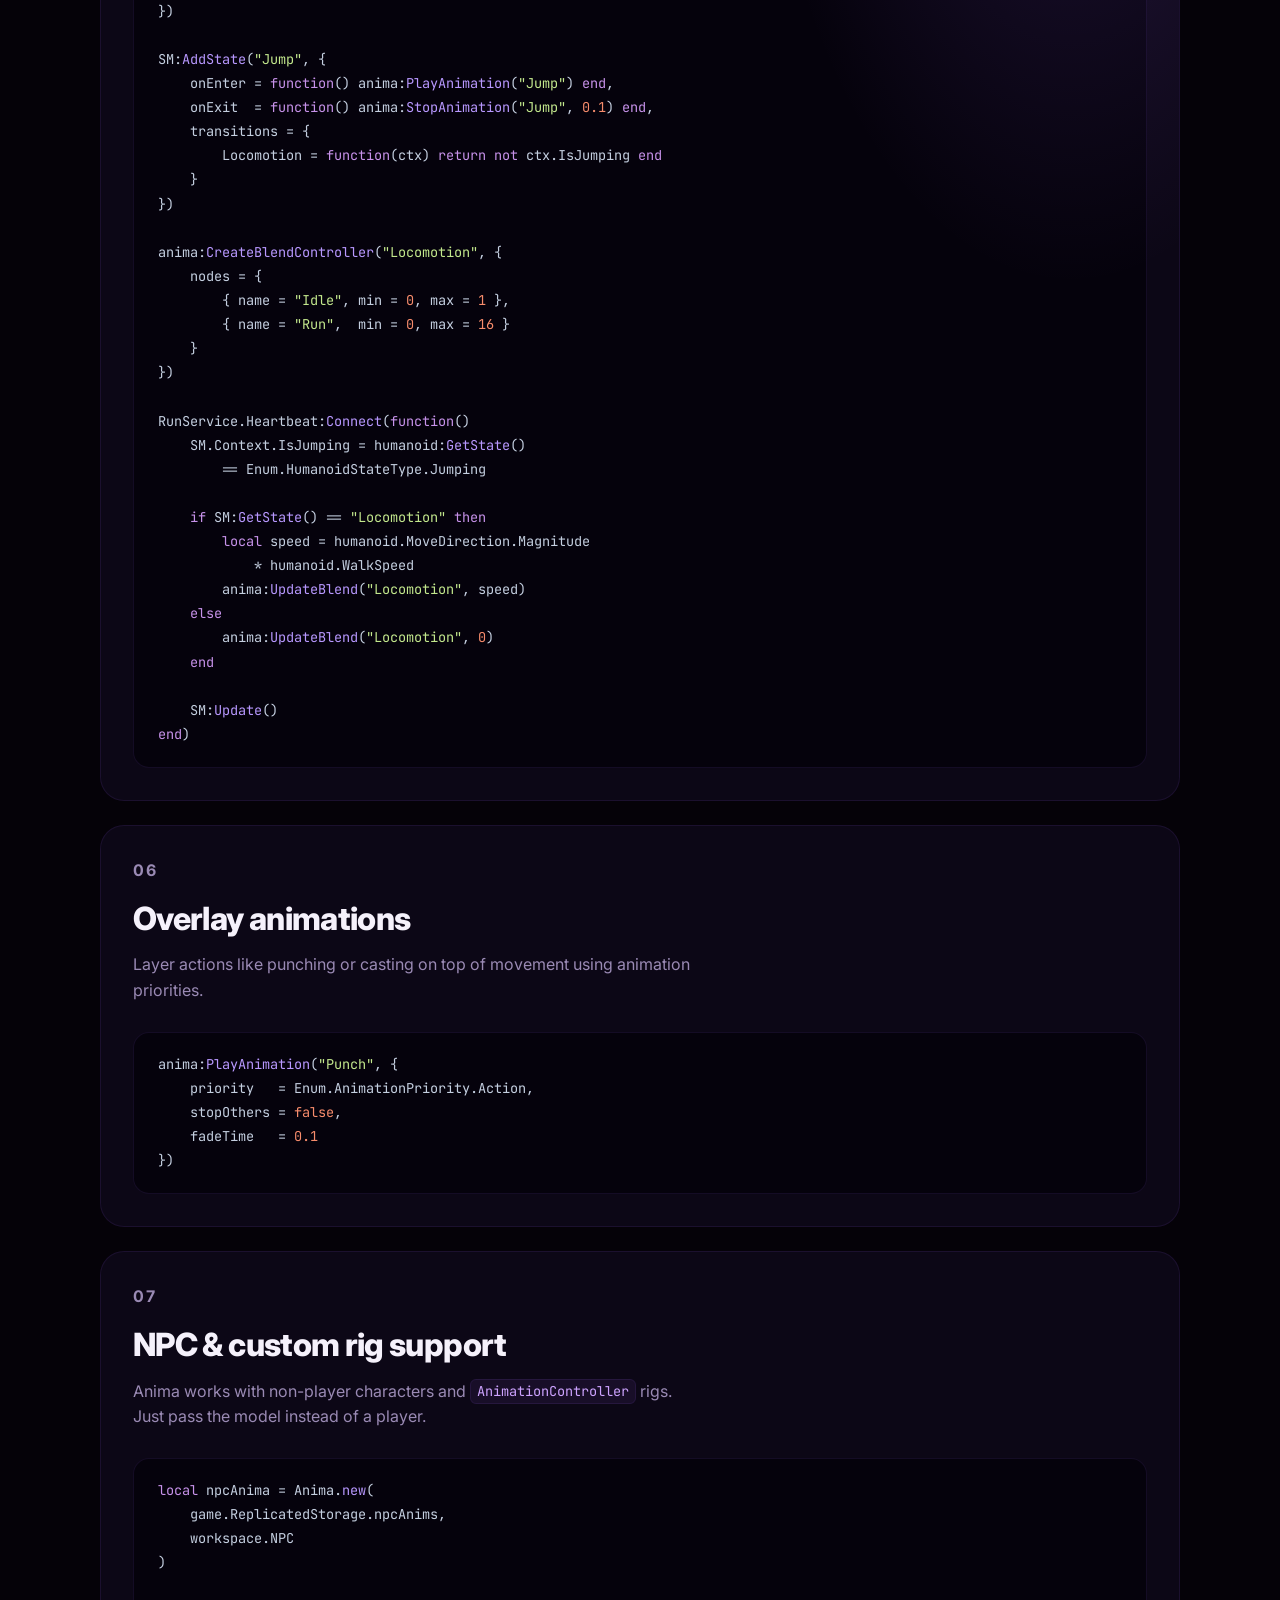
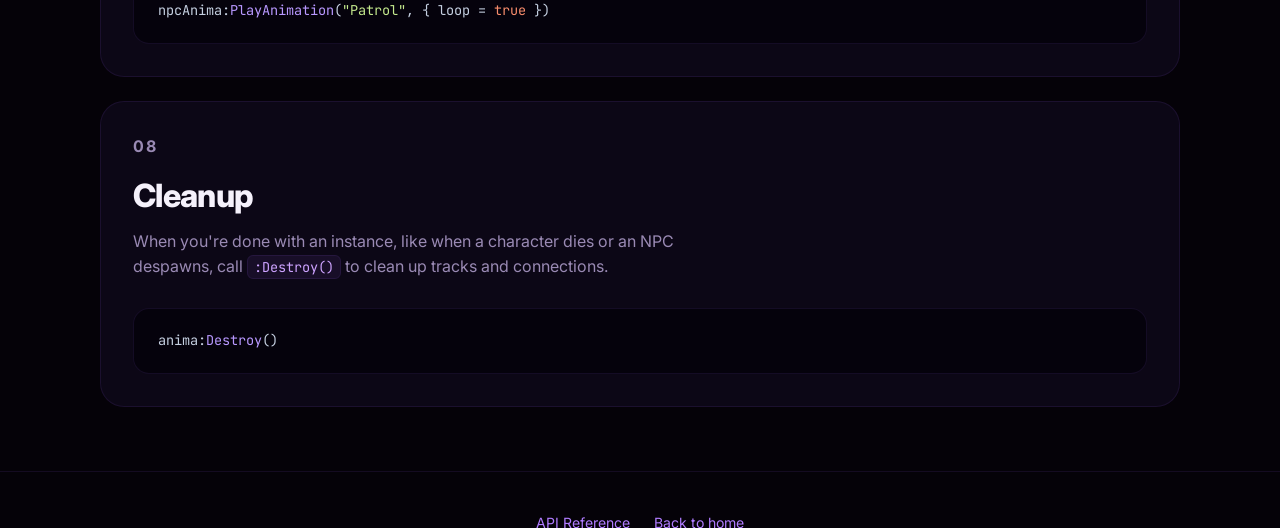
<file: examples.html>
<!DOCTYPE html>
<html lang="en">

<head>
  <meta charset="UTF-8" />
  <meta name="viewport" content="width=device-width, initial-scale=1.0" />
  <title>Examples | Anima</title>
  <meta name="description"
    content="Real-world Anima examples: basic playback, locomotion blending, state machines, overlays, NPC support, and composition patterns." />
  <link rel="stylesheet" href="styles.css" />
</head>

<body>
  <canvas id="bg-canvas"></canvas>
  <div class="page-shell">
    <header class="site-header">
      <a href="index.html" class="brand" aria-label="Home">
        <span class="logo"><img src="anima128.png" alt="Anima" width="24" height="24" /></span>
        <div>
          <p class="brand-title">Anima</p>
          <p class="brand-subtitle">Tame your animations.</p>
        </div>
      </a>
      <button class="nav-toggle" aria-expanded="false" aria-label="Open navigation">☰</button>
      <nav class="site-nav" aria-label="Main navigation">
        <a href="index.html" class="nav-link">Home</a>
        <a href="about.html" class="nav-link">About</a>
        <a href="api.html" class="nav-link">API</a>
        <a href="examples.html" class="nav-link">Examples</a>
      </nav>
    </header>

    <main>
      <section class="hero" style="padding-bottom: clamp(3rem, 5vw, 4rem);">
        <div class="hero-glow"></div>
        <div class="hero-copy">
          <span class="badge">Examples</span>
          <h1>Real use cases.</h1>
          <p class="lead">Focused scripts for specific scenarios, matching the examples folder included in the module.
          </p>
        </div>
      </section>

      <div class="container">

        <section class="card reveal">
          <div class="section-header">
            <p class="eyebrow">01</p>
            <h2>Basic playback</h2>
            <p>The simplest way to play an animation. Create an Anima instance and call <code>:PlayAnimation</code>.</p>
          </div>
          <pre><code><span class="kw">local</span> Anima = <span class="fn">require</span>(game.ReplicatedStorage.Anima)

<span class="kw">local</span> anima = Anima.<span class="fn">new</span>(
    game.ReplicatedStorage.anims,
    game.Players.LocalPlayer
)

anima:<span class="fn">PlayAnimation</span>(<span class="str">"Idle"</span>, {
    loop     = <span class="nb">true</span>,
    fadeTime = <span class="nb">0.2</span>
})</code></pre>
        </section>

        <section class="card reveal">
          <div class="section-header">
            <p class="eyebrow">02</p>
            <h2>Disabling Roblox Animate</h2>
            <p>Take full control of character animation by disabling the default Animate script. Just pass
              <code>true</code> as the fourth argument.</p>
          </div>
          <pre><code><span class="kw">local</span> anima = Anima.<span class="fn">new</span>(
    game.ReplicatedStorage.anims,
    game.Players.LocalPlayer,
    <span class="nb">false</span>,
    <span class="nb">true</span>
)</code></pre>
        </section>

        <section class="card reveal">
          <div class="section-header">
            <p class="eyebrow">03</p>
            <h2>State machines</h2>
            <p>Manage high-level character states like Jump, Attack, or Idle without mixing that logic into your
              movement code.</p>
          </div>
          <div class="split">
            <div>
              <p>The state machine lets you define transitions based on a shared context. Each state can have
                <code>onEnter</code> and <code>onExit</code> callbacks. Call <code>:Update()</code> every frame to
                evaluate transitions.</p>
              <div class="callout" style="margin-top: 1rem;">
                <p>The state machine decides <em>what</em> the character is doing. Blend controllers handle <em>how</em>
                  that motion looks.</p>
              </div>
            </div>
            <div>
              <pre><code><span class="kw">local</span> SM = anima:<span class="fn">CreateStateMachine</span>({
    initial = <span class="str">"Locomotion"</span>,
    context = { IsJumping = <span class="nb">false</span> }
})

SM:<span class="fn">AddState</span>(<span class="str">"Jump"</span>, {
    onEnter = <span class="kw">function</span>()
        anima:<span class="fn">PlayAnimation</span>(<span class="str">"Jump"</span>)
    <span class="kw">end</span>,
    transitions = {
        Locomotion = <span class="kw">function</span>(ctx)
            <span class="kw">return</span> <span class="kw">not</span> ctx.IsJumping
        <span class="kw">end</span>
    }
})</code></pre>
            </div>
          </div>
        </section>

        <section class="card reveal">
          <div class="section-header">
            <p class="eyebrow">04</p>
            <h2>Locomotion blending</h2>
            <p>Keep Idle and Run tracks alive and smoothly shift weight based on speed. No snapping between states.</p>
          </div>
          <pre><code>anima:<span class="fn">CreateBlendController</span>(<span class="str">"Locomotion"</span>, {
    nodes = {
        { name = <span class="str">"Idle"</span>, min = <span class="nb">0</span>,  max = <span class="nb">1</span> },
        { name = <span class="str">"Run"</span>,  min = <span class="nb">6</span>,  max = <span class="nb">16</span> }
    }
})

<span class="kw">local</span> speed = humanoid.MoveDirection.Magnitude * humanoid.WalkSpeed
anima:<span class="fn">UpdateBlend</span>(<span class="str">"Locomotion"</span>, speed)</code></pre>
        </section>

        <section class="card spotlight reveal">
          <div class="section-header">
            <p class="eyebrow">05</p>
            <h2>Composition: states + blending</h2>
            <p>The real power of Anima: combine a state machine with a blend controller. The state machine handles
              intent, and the blend controller handles smooth motion.</p>
          </div>
          <pre><code><span class="kw">local</span> SM = anima:<span class="fn">CreateStateMachine</span>({
    initial = <span class="str">"Locomotion"</span>,
    context = { IsJumping = <span class="nb">false</span> }
})

SM:<span class="fn">AddState</span>(<span class="str">"Locomotion"</span>, {
    transitions = {
        Jump = <span class="kw">function</span>(ctx) <span class="kw">return</span> ctx.IsJumping <span class="kw">end</span>
    }
})

SM:<span class="fn">AddState</span>(<span class="str">"Jump"</span>, {
    onEnter = <span class="kw">function</span>() anima:<span class="fn">PlayAnimation</span>(<span class="str">"Jump"</span>) <span class="kw">end</span>,
    onExit  = <span class="kw">function</span>() anima:<span class="fn">StopAnimation</span>(<span class="str">"Jump"</span>, <span class="nb">0.1</span>) <span class="kw">end</span>,
    transitions = {
        Locomotion = <span class="kw">function</span>(ctx) <span class="kw">return not</span> ctx.IsJumping <span class="kw">end</span>
    }
})

anima:<span class="fn">CreateBlendController</span>(<span class="str">"Locomotion"</span>, {
    nodes = {
        { name = <span class="str">"Idle"</span>, min = <span class="nb">0</span>, max = <span class="nb">1</span> },
        { name = <span class="str">"Run"</span>,  min = <span class="nb">0</span>, max = <span class="nb">16</span> }
    }
})

RunService.Heartbeat:<span class="fn">Connect</span>(<span class="kw">function</span>()
    SM.Context.IsJumping = humanoid:<span class="fn">GetState</span>()
        == Enum.HumanoidStateType.Jumping

    <span class="kw">if</span> SM:<span class="fn">GetState</span>() == <span class="str">"Locomotion"</span> <span class="kw">then</span>
        <span class="kw">local</span> speed = humanoid.MoveDirection.Magnitude
            * humanoid.WalkSpeed
        anima:<span class="fn">UpdateBlend</span>(<span class="str">"Locomotion"</span>, speed)
    <span class="kw">else</span>
        anima:<span class="fn">UpdateBlend</span>(<span class="str">"Locomotion"</span>, <span class="nb">0</span>)
    <span class="kw">end</span>

    SM:<span class="fn">Update</span>()
<span class="kw">end</span>)</code></pre>
        </section>

        <section class="card reveal">
          <div class="section-header">
            <p class="eyebrow">06</p>
            <h2>Overlay animations</h2>
            <p>Layer actions like punching or casting on top of movement using animation priorities.</p>
          </div>
          <pre><code>anima:<span class="fn">PlayAnimation</span>(<span class="str">"Punch"</span>, {
    priority   = Enum.AnimationPriority.Action,
    stopOthers = <span class="nb">false</span>,
    fadeTime   = <span class="nb">0.1</span>
})</code></pre>
        </section>

        <section class="card reveal">
          <div class="section-header">
            <p class="eyebrow">07</p>
            <h2>NPC &amp; custom rig support</h2>
            <p>Anima works with non-player characters and <code>AnimationController</code> rigs. Just pass the model
              instead of a player.</p>
          </div>
          <pre><code><span class="kw">local</span> npcAnima = Anima.<span class="fn">new</span>(
    game.ReplicatedStorage.npcAnims,
    workspace.NPC
)

npcAnima:<span class="fn">PlayAnimation</span>(<span class="str">"Patrol"</span>, { loop = <span class="nb">true</span> })</code></pre>
        </section>

        <section class="card reveal">
          <div class="section-header">
            <p class="eyebrow">08</p>
            <h2>Cleanup</h2>
            <p>When you're done with an instance, like when a character dies or an NPC despawns, call
              <code>:Destroy()</code> to clean up tracks and connections.</p>
          </div>
          <pre><code>anima:<span class="fn">Destroy</span>()</code></pre>
        </section>

      </div>
    </main>

    <footer class="footer">
      <div class="footer-inner">
        <div class="footer-links">
          <a href="api.html">API Reference</a>
          <a href="index.html">Back to home</a>
        </div>
        <p>Made by <strong>Sentinel</strong>. Licensed under Apache 2.0.</p>
      </div>
    </footer>
  </div>

  <script src="script.js"></script>
</body>

</html>
</file>
<file: styles.css>
@import url('https://fonts.googleapis.com/css2?family=Inter:wght@400;500;600;700;800&family=JetBrains+Mono:wght@400;500&display=swap');

:root {
  color-scheme: dark;

  --bg:            #050208;
  --surface:       rgba(14, 8, 24, 0.92);
  --surface-raised:rgba(20, 12, 34, 0.94);
  --surface-hover: rgba(30, 18, 48, 0.96);

  --text:          #e8e2f4;
  --text-bright:   #f5f1fb;
  --muted:         #9a8ab4;
  --dim:           #655680;

  --accent:        #b07cff;
  --accent-light:  #cda3ff;
  --accent-strong: #9344fa;
  --accent-glow:   rgba(160, 100, 255, 0.18);
  --accent-glow-strong: rgba(160, 100, 255, 0.35);

  --purple-soft:   #7c4dcc;
  --purple-glow:   rgba(124, 77, 204, 0.12);

  --border:        rgba(160, 100, 255, 0.10);
  --border-hover:  rgba(160, 100, 255, 0.22);

  --shadow-sm:     0 2px 8px rgba(0,0,0,0.18);
  --shadow:        0 12px 48px rgba(0,0,0,0.28);
  --shadow-glow:   0 0 60px rgba(160,100,255,0.08);

  --radius:        16px;
  --radius-lg:     24px;
  --radius-pill:   999px;

  --font-body:  'Inter', system-ui, -apple-system, sans-serif;
  --font-mono:  'JetBrains Mono', ui-monospace, 'SF Mono', Consolas, monospace;

  --ease:       cubic-bezier(0.22, 0.61, 0.36, 1);
  --dur:        220ms;
}

*, *::before, *::after { box-sizing: border-box; margin: 0; padding: 0; }

html {
  scroll-behavior: smooth;
  -webkit-font-smoothing: antialiased;
  -moz-osx-font-smoothing: grayscale;
}

body {
  font-family: var(--font-body);
  background: var(--bg);
  color: var(--text);
  line-height: 1.6;
  overflow-x: hidden;
  min-height: 100vh;
}

#bg-canvas {
  position: fixed;
  inset: 0;
  z-index: -2;
  pointer-events: none;
}

a { color: inherit; }
button { font: inherit; cursor: pointer; }
img { max-width: 100%; display: block; }
ul, ol { padding-left: 1.4rem; }
li { margin-bottom: 0.4rem; }

.page-shell {
  display: grid;
  grid-template-rows: auto 1fr auto;
  min-height: 100vh;
}

.container {
  width: min(1080px, calc(100% - 2.5rem));
  margin: 0 auto;
}

.site-header {
  position: sticky;
  top: 0;
  z-index: 100;
  display: flex;
  align-items: center;
  justify-content: space-between;
  padding: 0.85rem 1.5rem;
  background: rgba(5, 2, 8, 0.82);
  backdrop-filter: blur(20px) saturate(1.4);
  -webkit-backdrop-filter: blur(20px) saturate(1.4);
  border-bottom: 1px solid var(--border);
}

.brand {
  display: flex;
  align-items: center;
  gap: 0.75rem;
  text-decoration: none;
}

.logo {
  display: inline-flex;
  align-items: center;
  justify-content: center;
  width: 2.4rem;
  height: 2.4rem;
  border-radius: 12px;
  background: linear-gradient(135deg, var(--accent-glow), rgba(124,77,204,0.08));
  border: 1px solid var(--border);
  overflow: hidden;
}

.logo img {
  width: 100%;
  height: 100%;
  object-fit: contain;
}

.brand-title {
  font-weight: 700;
  font-size: 1.05rem;
  letter-spacing: -0.01em;
  color: var(--text-bright);
}

.brand-subtitle {
  font-size: 0.78rem;
  color: var(--dim);
  margin-top: 0.05rem;
}

.site-nav {
  display: flex;
  align-items: center;
  gap: 0.25rem;
}

.nav-link {
  padding: 0.45rem 0.85rem;
  border-radius: var(--radius-pill);
  color: var(--muted);
  text-decoration: none;
  font-size: 0.88rem;
  font-weight: 500;
  transition: color var(--dur) var(--ease), background var(--dur) var(--ease);
}

.nav-link:hover {
  color: var(--text-bright);
  background: rgba(160,100,255,0.06);
}

.nav-link.active {
  color: var(--accent-light);
  background: rgba(160,100,255,0.10);
}

.nav-toggle {
  display: none;
  background: none;
  border: 1px solid var(--border);
  border-radius: 10px;
  color: var(--text);
  padding: 0.4rem 0.6rem;
  font-size: 1.1rem;
  transition: border-color var(--dur) var(--ease);
}

.nav-toggle:hover {
  border-color: var(--border-hover);
}

@media (max-width: 720px) {
  .nav-toggle { display: block; }

  .site-nav {
    position: absolute;
    top: calc(100% + 0.5rem);
    right: 1rem;
    left: 1rem;
    display: none;
    flex-direction: column;
    padding: 0.75rem;
    background: rgba(8, 4, 16, 0.97);
    backdrop-filter: blur(20px);
    border: 1px solid var(--border);
    border-radius: var(--radius);
    box-shadow: var(--shadow);
  }

  .site-nav.open { display: flex; }
  .nav-link { padding: 0.65rem 1rem; border-radius: 10px; }
}

.hero {
  position: relative;
  padding: clamp(5rem, 10vw, 8rem) 1.5rem clamp(4rem, 8vw, 6rem);
  overflow: hidden;
  text-align: center;
}

.hero::before {
  content: "";
  position: absolute;
  inset: 0;
  background:
    radial-gradient(ellipse 50% 40% at 50% 0%, rgba(140,80,220,0.16), transparent),
    radial-gradient(ellipse 35% 30% at 30% 20%, rgba(100,40,180,0.08), transparent);
  pointer-events: none;
}

.hero-glow {
  position: absolute;
  width: 400px;
  height: 400px;
  top: -100px;
  right: -80px;
  background: radial-gradient(circle, rgba(140,80,220,0.15), transparent 70%);
  filter: blur(60px);
  pointer-events: none;
  animation: orbFloat 8s ease-in-out infinite alternate;
}

@keyframes orbFloat {
  from { transform: translate(0, 0) scale(1); }
  to   { transform: translate(-30px, 20px) scale(1.1); }
}

.hero-copy {
  position: relative;
  max-width: 740px;
  margin: 0 auto;
  z-index: 2;
}

.hero .badge {
  display: inline-flex;
  align-items: center;
  gap: 0.5rem;
  padding: 0.4rem 1rem;
  border-radius: var(--radius-pill);
  background: rgba(160,100,255,0.08);
  border: 1px solid var(--border);
  color: var(--accent-light);
  font-size: 0.8rem;
  font-weight: 600;
  letter-spacing: 0.04em;
  margin-bottom: 1.5rem;
}

.hero h1 {
  font-size: clamp(2.4rem, 5.5vw, 3.8rem);
  font-weight: 800;
  line-height: 1.08;
  letter-spacing: -0.03em;
  color: var(--text-bright);
  margin-bottom: 1.25rem;
}

.hero h1 em {
  font-style: normal;
  background: linear-gradient(135deg, var(--accent-light), var(--purple-soft));
  -webkit-background-clip: text;
  -webkit-text-fill-color: transparent;
  background-clip: text;
}

.hero .lead {
  font-size: 1.1rem;
  color: var(--muted);
  max-width: 580px;
  margin: 0 auto;
  line-height: 1.65;
}

.hero-actions {
  display: inline-flex;
  flex-wrap: wrap;
  gap: 0.75rem;
  justify-content: center;
  margin-top: 2.25rem;
}

.btn {
  display: inline-flex;
  align-items: center;
  gap: 0.5rem;
  padding: 0.8rem 1.5rem;
  border-radius: var(--radius-pill);
  font-weight: 600;
  font-size: 0.92rem;
  text-decoration: none;
  border: none;
  cursor: pointer;
  transition: transform var(--dur) var(--ease), box-shadow var(--dur) var(--ease), background var(--dur) var(--ease);
}

.btn:hover {
  transform: translateY(-2px);
}

.btn-primary {
  background: linear-gradient(135deg, var(--accent-strong), var(--accent));
  color: #0a0414;
  box-shadow: 0 8px 32px rgba(147,68,250,0.25);
}

.btn-primary:hover {
  box-shadow: 0 12px 40px rgba(147,68,250,0.35);
}

.btn-ghost {
  background: rgba(255,255,255,0.05);
  color: var(--text);
  border: 1px solid var(--border);
}

.btn-ghost:hover {
  background: rgba(255,255,255,0.08);
  border-color: var(--border-hover);
}

main > .container {
  display: flex;
  flex-direction: column;
  gap: 1.5rem;
  padding-top: 2rem;
  padding-bottom: 4rem;
}

.section-grid {
  display: grid;
  gap: 1rem;
}

@media (min-width: 720px) {
  .section-grid.cols-3 { grid-template-columns: repeat(3, 1fr); }
  .section-grid.cols-2 { grid-template-columns: repeat(2, 1fr); }
}

.card {
  background: var(--surface);
  border: 1px solid var(--border);
  border-radius: var(--radius-lg);
  padding: 2rem;
  transition: border-color var(--dur) var(--ease), box-shadow var(--dur) var(--ease);
}

.card:hover {
  border-color: var(--border-hover);
  box-shadow: var(--shadow-glow);
}

.card-compact {
  padding: 1.5rem;
  border-radius: var(--radius);
}

.card .icon {
  display: inline-flex;
  align-items: center;
  justify-content: center;
  width: 2.5rem;
  height: 2.5rem;
  border-radius: 12px;
  margin-bottom: 1rem;
  border: 1px solid var(--border);
}

.card .icon::after {
  content: "";
  width: 10px;
  height: 10px;
  border-radius: 50%;
}

.card .icon.blue   { background: rgba(160,100,255,0.08); }
.card .icon.blue::after  { background: var(--accent); }
.card .icon.teal   { background: rgba(124,77,204,0.08); }
.card .icon.teal::after  { background: var(--purple-soft); }
.card .icon.purple { background: rgba(168,128,255,0.08); }
.card .icon.purple::after { background: #a880ff; }

.card h2, .card h3 {
  color: var(--text-bright);
  letter-spacing: -0.01em;
}

.card h2 {
  font-size: 1.25rem;
  font-weight: 700;
  margin-bottom: 0.6rem;
}

.card h3 {
  font-size: 1.05rem;
  font-weight: 600;
  margin-bottom: 0.4rem;
}

.card p, .card li {
  color: var(--muted);
  font-size: 0.95rem;
  line-height: 1.6;
}

.eyebrow {
  color: var(--accent);
  font-size: 0.78rem;
  font-weight: 700;
  letter-spacing: 0.15em;
  text-transform: uppercase;
  margin-bottom: 0.6rem;
}

.section-header {
  margin-bottom: 1.75rem;
}

.section-header h2 {
  font-size: clamp(1.6rem, 3vw, 2rem);
  font-weight: 800;
  color: var(--text-bright);
  letter-spacing: -0.02em;
  margin-bottom: 0.5rem;
}

.section-header p {
  color: var(--muted);
  max-width: 560px;
  font-size: 1rem;
}

.feature-grid {
  display: grid;
  gap: 1rem;
  margin-top: 1.5rem;
}

@media (min-width: 720px) {
  .feature-grid { grid-template-columns: repeat(3, 1fr); }
}

.feature-grid article {
  padding: 1.25rem;
  background: rgba(255,255,255,0.02);
  border: 1px solid rgba(160,100,255,0.06);
  border-radius: var(--radius);
  transition: border-color var(--dur) var(--ease), background var(--dur) var(--ease);
}

.feature-grid article:hover {
  border-color: var(--border-hover);
  background: rgba(255,255,255,0.04);
}

.feature-grid article h3 {
  font-size: 0.95rem;
  font-weight: 600;
  color: var(--text-bright);
  margin-bottom: 0.35rem;
}

.feature-grid article p {
  font-size: 0.88rem;
  color: var(--muted);
  line-height: 1.55;
}

.split {
  display: grid;
  gap: 2rem;
  align-items: start;
}

@media (min-width: 720px) {
  .split { grid-template-columns: 1fr 1fr; }
}

pre {
  overflow-x: auto;
  padding: 1.25rem 1.5rem;
  margin: 1rem 0 0;
  background: rgba(6, 3, 12, 0.95);
  border: 1px solid var(--border);
  border-radius: var(--radius);
  font-size: 0.85rem;
  line-height: 1.7;
  tab-size: 4;
}

code {
  font-family: var(--font-mono);
  font-size: 0.88em;
}

p code, li code, h3 code {
  padding: 0.15em 0.45em;
  background: rgba(160,100,255,0.08);
  border: 1px solid rgba(160,100,255,0.10);
  border-radius: 6px;
  color: var(--accent-light);
  font-size: 0.85em;
}

pre code {
  color: #c4cfe0;
  background: none;
  border: none;
  padding: 0;
  font-size: inherit;
}

.kw  { color: #c792ea; }
.fn  { color: #b898ff; }
.str { color: #c3e88d; }
.cm  { color: #546e7a; }
.nb  { color: #f78c6c; }
.op  { color: #89ddff; }

.card ul {
  list-style: none;
  padding: 0;
}

.card ul li {
  position: relative;
  padding-left: 1.4rem;
  margin-bottom: 0.7rem;
}

.card ul li::before {
  content: "\203A";
  position: absolute;
  left: 0;
  color: var(--accent);
  font-weight: 700;
  font-size: 1.1em;
}

.spotlight {
  position: relative;
  overflow: hidden;
}

.spotlight::before {
  content: "";
  position: absolute;
  top: -40%;
  right: -20%;
  width: 60%;
  height: 100%;
  background: radial-gradient(ellipse, var(--accent-glow), transparent 70%);
  pointer-events: none;
}

.divider {
  height: 1px;
  background: var(--border);
  margin: 0.5rem 0;
  border: none;
}

.api-entry {
  padding: 1.25rem 1.5rem;
  background: rgba(255,255,255,0.015);
  border: 1px solid var(--border);
  border-radius: var(--radius);
  transition: border-color var(--dur) var(--ease);
}

.api-entry:hover {
  border-color: var(--border-hover);
}

.api-entry h3 {
  font-family: var(--font-mono);
  font-size: 0.88rem;
  font-weight: 500;
  color: var(--accent-light);
  margin-bottom: 0.35rem;
}

.api-entry p {
  color: var(--muted);
  font-size: 0.88rem;
}

.api-list {
  display: flex;
  flex-direction: column;
  gap: 0.6rem;
  margin-top: 1rem;
}

.footer {
  padding: 2.5rem 1.5rem 3rem;
  text-align: center;
  color: var(--dim);
  font-size: 0.88rem;
  border-top: 1px solid var(--border);
}

.footer a {
  color: var(--accent);
  text-decoration: none;
  transition: color var(--dur) var(--ease);
}

.footer a:hover {
  color: var(--accent-light);
}

.footer-inner {
  max-width: 600px;
  margin: 0 auto;
}

.footer-links {
  display: flex;
  justify-content: center;
  gap: 1.5rem;
  margin-bottom: 1rem;
}

.reveal {
  opacity: 0;
  transform: translateY(20px);
  transition: opacity 0.6s var(--ease), transform 0.6s var(--ease);
}

.reveal.visible {
  opacity: 1;
  transform: translateY(0);
}

.reveal.delay-1 { transition-delay: 0.08s; }
.reveal.delay-2 { transition-delay: 0.16s; }
.reveal.delay-3 { transition-delay: 0.24s; }
.reveal.delay-4 { transition-delay: 0.32s; }
.reveal.delay-5 { transition-delay: 0.40s; }

.callout {
  display: flex;
  gap: 1rem;
  padding: 1.25rem 1.5rem;
  background: rgba(160,100,255,0.04);
  border: 1px solid rgba(160,100,255,0.12);
  border-left: 3px solid var(--accent);
  border-radius: 0 var(--radius) var(--radius) 0;
  margin-top: 1rem;
}

.callout p {
  color: var(--muted);
  font-size: 0.92rem;
  line-height: 1.6;
}

.quick-links {
  display: flex;
  flex-wrap: wrap;
  gap: 0.75rem;
  margin-top: 1.5rem;
}

@media (max-width: 720px) {
  .hero h1 { font-size: 2.2rem; }

  .hero-actions {
    flex-direction: column;
    align-items: stretch;
  }

  .btn { justify-content: center; }

  .card { padding: 1.5rem; }

  .feature-grid { grid-template-columns: 1fr; }
}

@media (max-width: 480px) {
  .site-header { padding: 0.75rem 1rem; }
  .container { width: calc(100% - 1.5rem); }
  .hero { padding-left: 1rem; padding-right: 1rem; }
}
</file>
